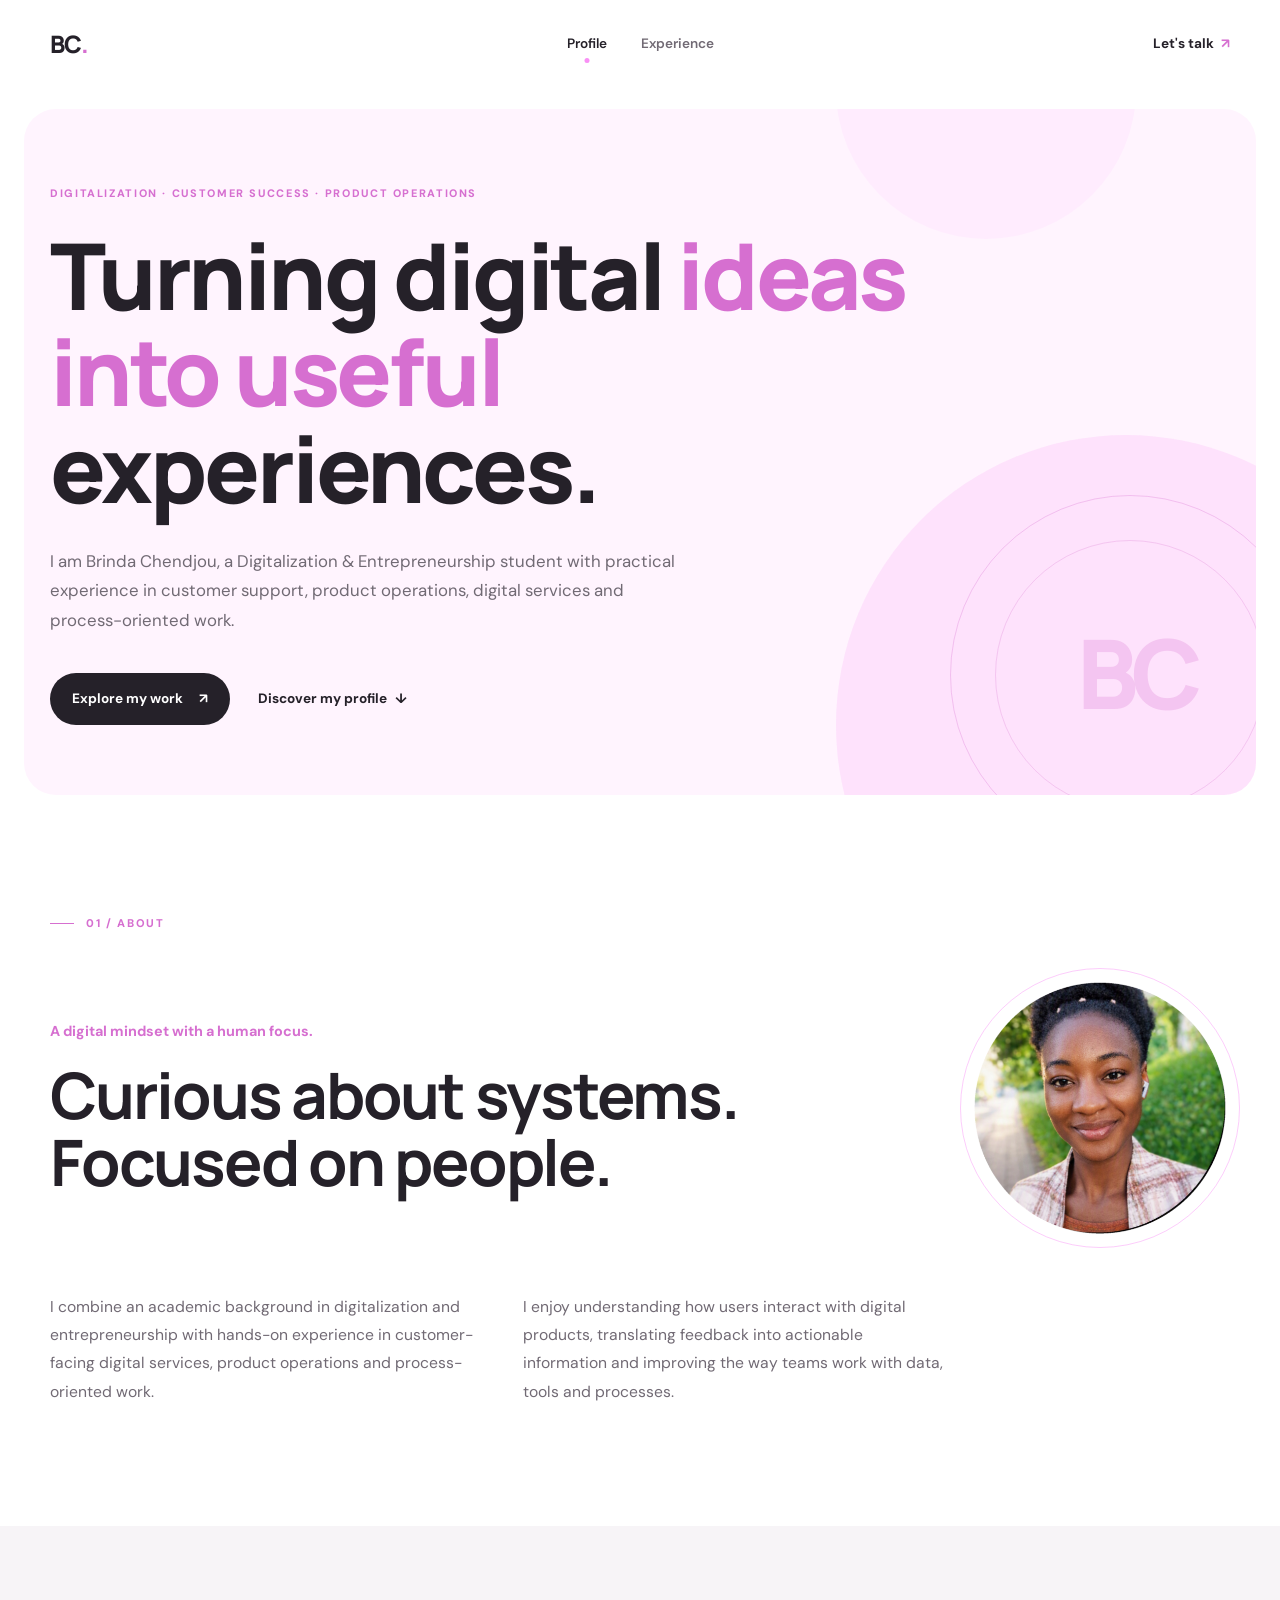
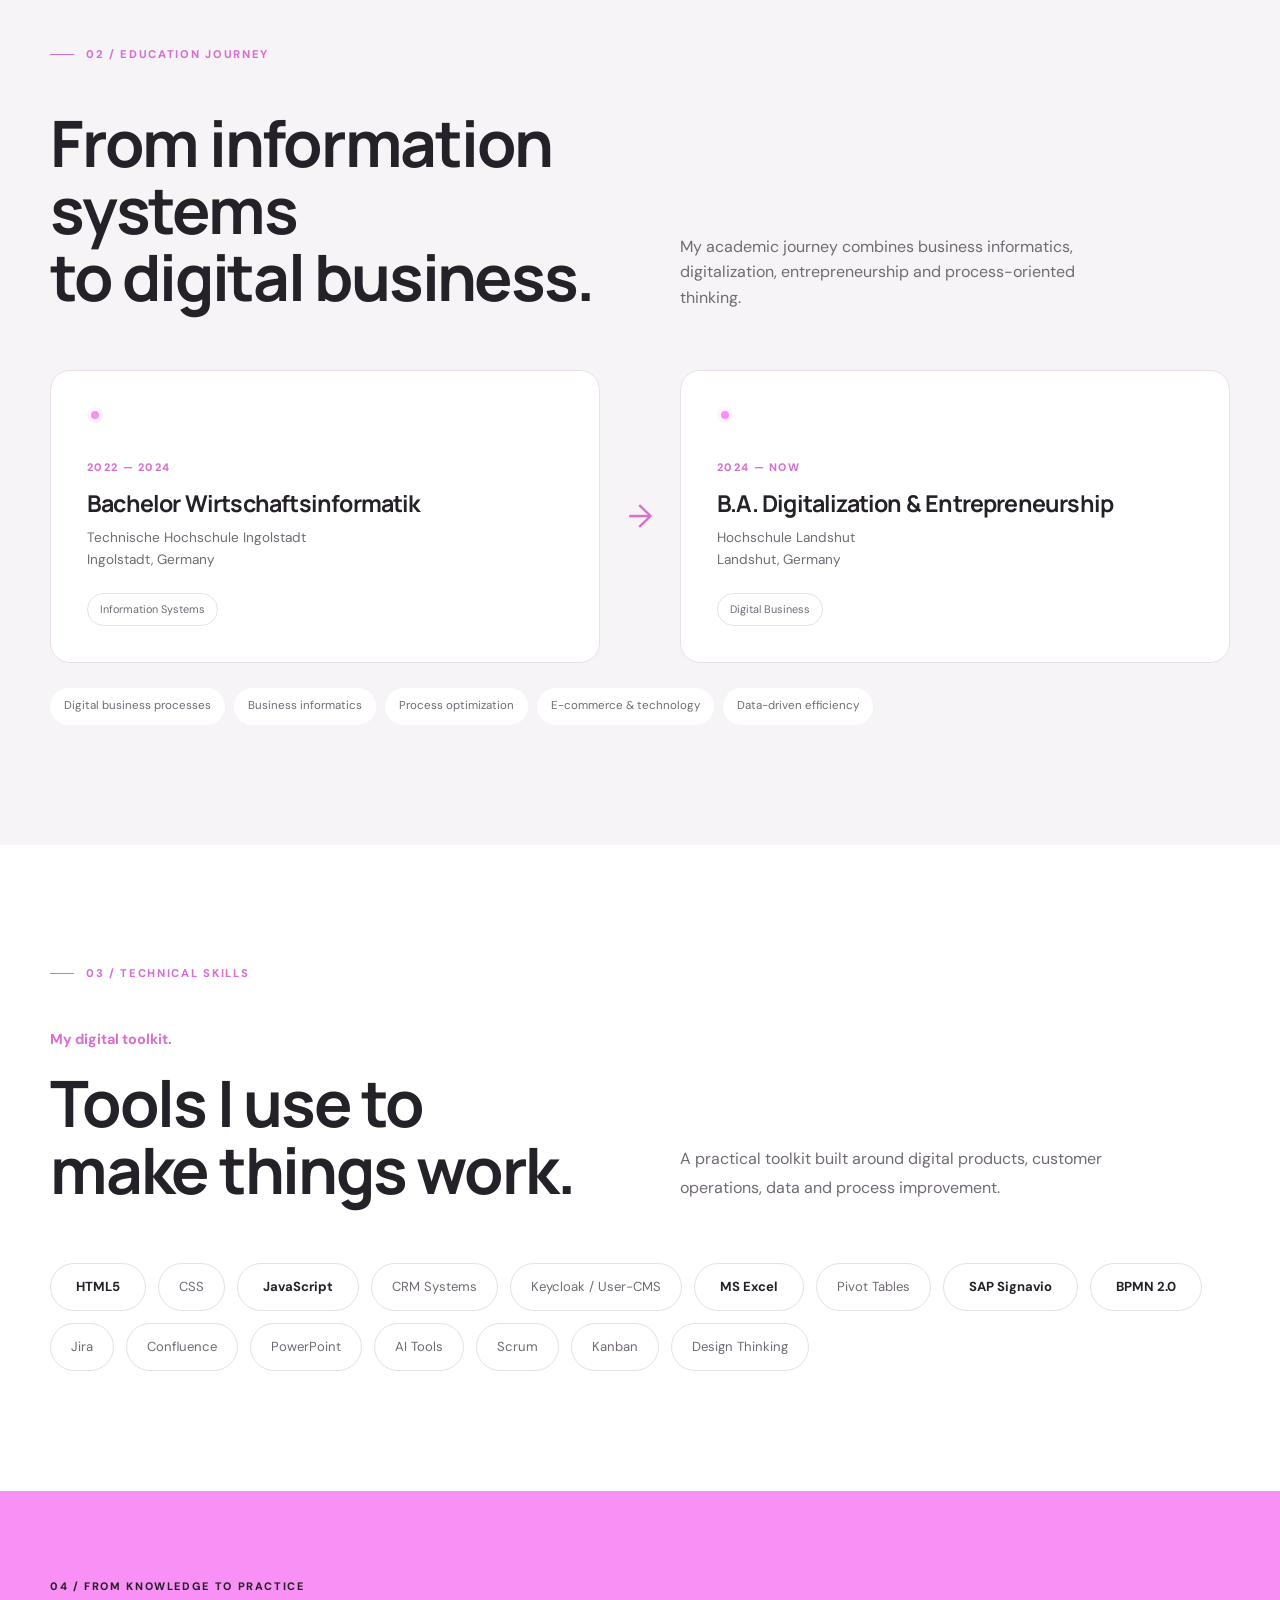
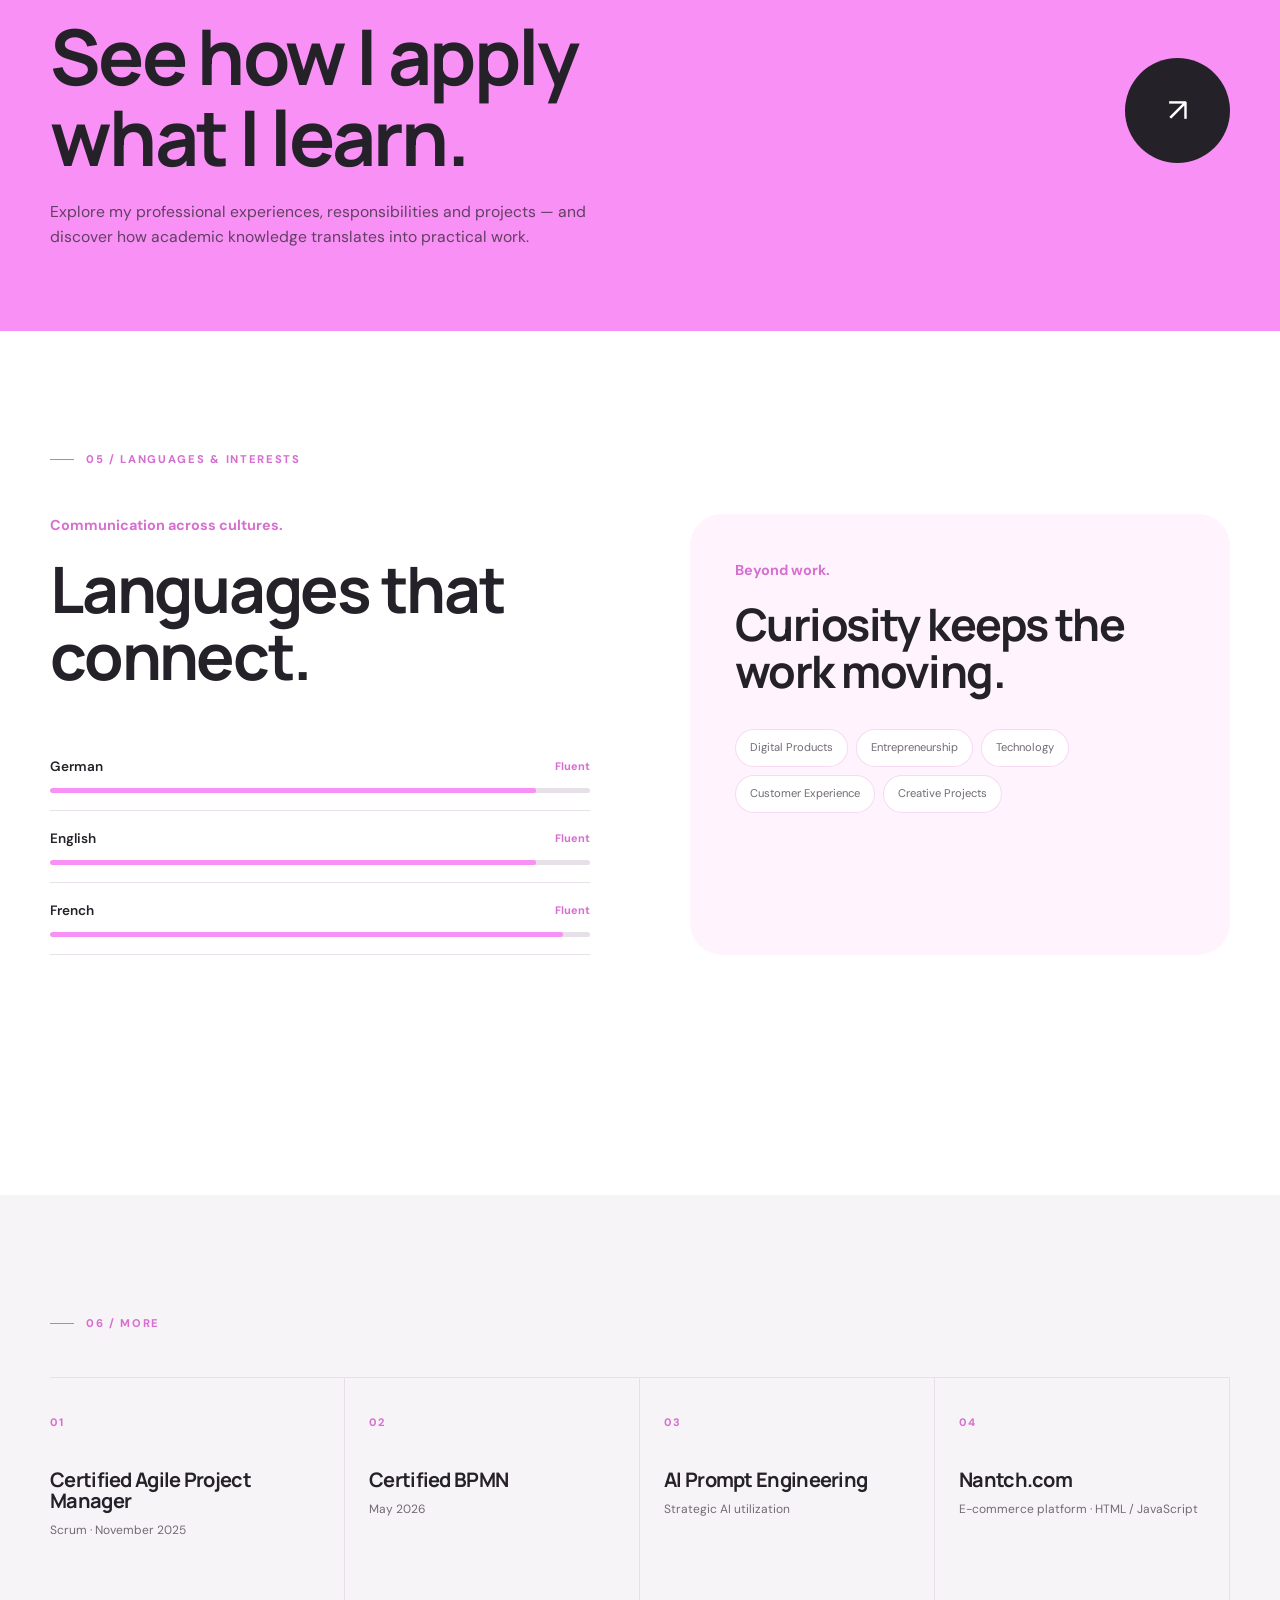
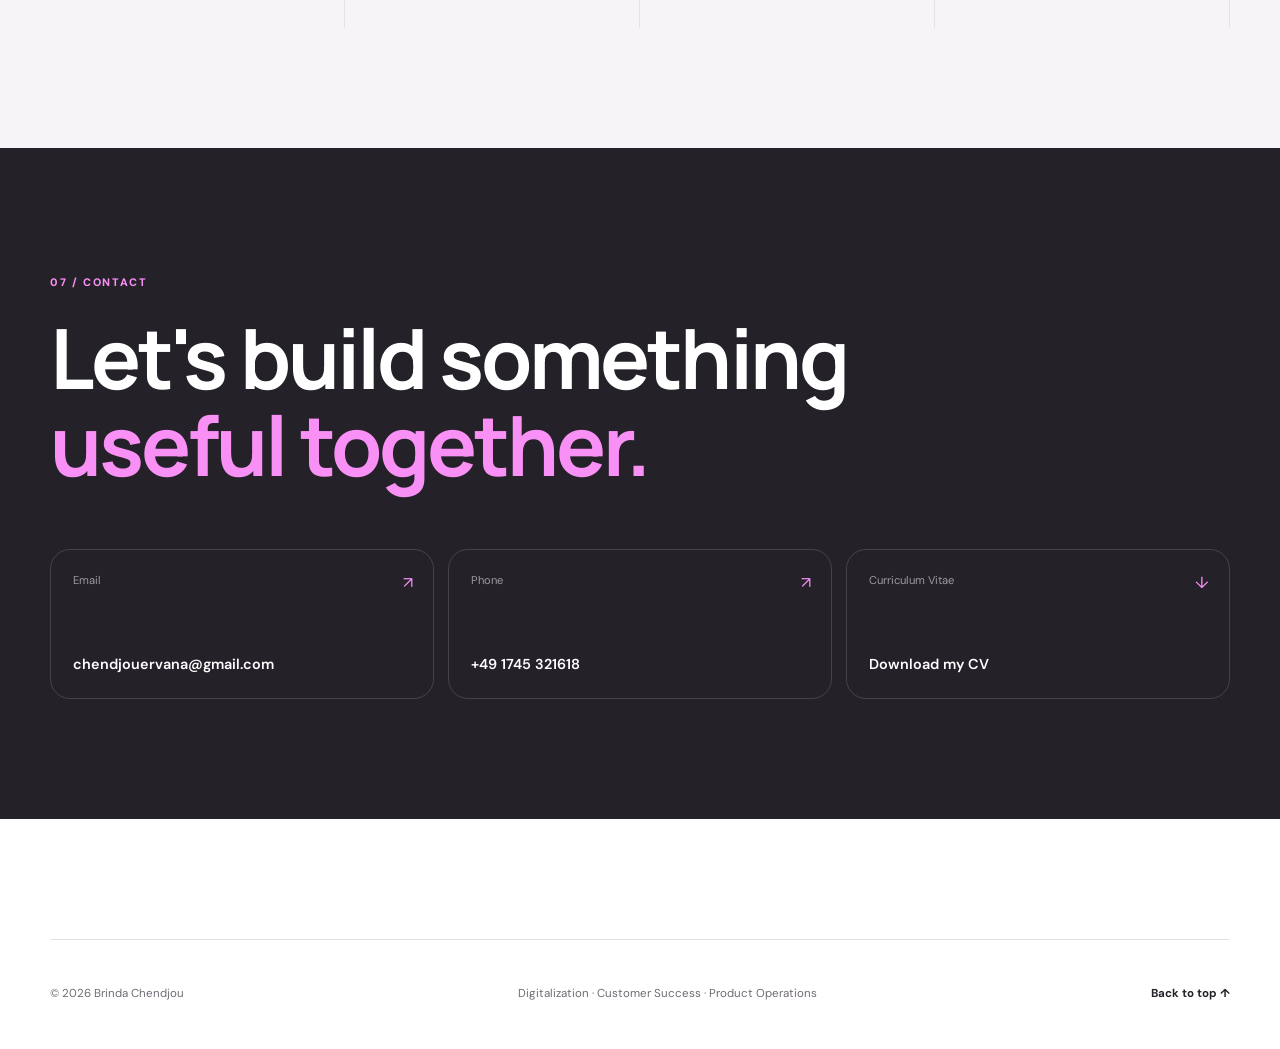
<file: index.html>
<!DOCTYPE html>
<html lang="en">
<head>
    <meta charset="UTF-8">
    <meta name="viewport" content="width=device-width, initial-scale=1.0">
    <meta name="description" content="Brinda Chendjou — Digitalization, Customer Success and Product Operations portfolio.">
    <meta name="keywords" content="Brinda Chendjou, Digitalization, Customer Success, Product Operations, Business Informatics, Portfolio">
    <meta name="author" content="Brinda Chendjou">
    <title>Brinda Chendjou | Digitalization & Customer Success</title>

    <!-- Google Fonts -->
    <link rel="preconnect" href="https://fonts.googleapis.com">
    <link rel="preconnect" href="https://fonts.gstatic.com" crossorigin>
    <link
        href="https://fonts.googleapis.com/css2?family=DM+Sans:wght@400;500;600;700&family=Manrope:wght@500;600;700;800&display=swap"
        rel="stylesheet"
    >

    <!-- Main CSS -->
    <link rel="stylesheet" href="css/main.css">

    <!-- Profile Page CSS -->
    <link rel="stylesheet" href="css/profile.css">
</head>

<body>

    <!-- =====================================================
         HEADER / NAVIGATION
    ====================================================== -->

    <header class="site-header">

        <div class="container header-container">

            <!-- Logo -->
            <a href="index.html" class="logo" aria-label="Brinda Chendjou Home">
                BC<span>.</span>
            </a>

            <!-- Main Navigation -->
            <nav class="main-navigation" aria-label="Main navigation">

                <a href="index.html" class="nav-link active">
                    Profile
                </a>

                <a href="experience.html" class="nav-link">
                    Experience
                </a>

            </nav>

            <!-- Contact shortcut -->
            <a href="#contact" class="header-contact">
                Let's talk
                <span aria-hidden="true">↗</span>
            </a>

        </div>

    </header>


    <main>

        <!-- =================================================
             HERO SECTION
        ================================================== -->

        <section class="hero-section">

            <div class="container hero-container">

                <div class="hero-content">

                    <p class="eyebrow">
                        DIGITALIZATION · CUSTOMER SUCCESS · PRODUCT OPERATIONS
                    </p>

                    <h1>
                        Turning digital
                        <span>ideas into useful</span>
                        experiences.
                    </h1>

                    <p class="hero-description">
                        I am Brinda Chendjou, a Digitalization & Entrepreneurship
                        student with practical experience in customer support,
                        product operations, digital services and process-oriented work.
                    </p>

                    <div class="hero-actions">

                        <a href="experience.html" class="button button-primary">
                            Explore my work
                            <span aria-hidden="true">↗</span>
                        </a>

                        <a href="#about" class="text-link">
                            Discover my profile
                            <span aria-hidden="true">↓</span>
                        </a>

                    </div>

                </div>

                <!-- Decorative visual -->
                <div class="hero-decoration" aria-hidden="true">

                    <div class="hero-circle hero-circle-one"></div>
                    <div class="hero-circle hero-circle-two"></div>

                    <div class="hero-initials">
                        BC
                    </div>

                </div>

            </div>

        </section>


        <!-- =================================================
             ABOUT SECTION
        ================================================== -->

        <section id="about" class="section about-section">

            <div class="container">

                <div class="section-label">
                    01 / ABOUT
                </div>

                <div class="about-grid">

                    <!-- Introduction -->
                    <div class="about-heading">

                        <p class="section-kicker">
                            A digital mindset with a human focus.
                        </p>

                        <h2>
                            Curious about systems.
                            <br>
                            Focused on people.
                        </h2>

                    </div>


                    <!-- Profile Image -->
                    <div class="profile-image-wrapper">

                        <img
                            src="assets/images/profile.png"
                            alt="Portrait of Brinda Chendjou"
                            class="profile-image"
                        >

                    </div>


                    <!-- Description -->
                    <div class="about-description">

                        <p>
                            I combine an academic background in digitalization
                            and entrepreneurship with hands-on experience in
                            customer-facing digital services, product operations
                            and process-oriented work.
                        </p>

                        <p>
                            I enjoy understanding how users interact with
                            digital products, translating feedback into
                            actionable information and improving the way teams
                            work with data, tools and processes.
                        </p>

                    </div>

                </div>

            </div>

        </section>


        <!-- =================================================
             EDUCATION JOURNEY
        ================================================== -->

        <section class="section education-section">

            <div class="container">

                <div class="section-label">
                    02 / EDUCATION JOURNEY
                </div>

                <div class="education-introduction">

                    <h2>
                        From information systems
                        <br>
                        to digital business.
                    </h2>

                    <p>
                        My academic journey combines business informatics,
                        digitalization, entrepreneurship and process-oriented
                        thinking.
                    </p>

                </div>


                <!-- Education timeline -->

                <div class="education-timeline">

                    <!-- Education 01 -->
                    <article class="education-item">
                        <div class="education-marker">
                            <span></span>
                        </div>
                        <div class="education-content">
                            <span class="education-date">
                                2022 — 2024
                            </span>

                            <h3>
                                Bachelor Wirtschaftsinformatik
                            </h3>

                            <p class="education-institution">
                                Technische Hochschule Ingolstadt
                                <br>
                                Ingolstadt, Germany
                            </p>

                            <div class="education-tag">
                                Information Systems
                            </div>

                        </div>

                    </article>


                    <!-- Connecting arrow -->

                    <div class="education-connector" aria-hidden="true">
                        →
                    </div>


                    <!-- Education 02 -->

                    <article class="education-item">

                        <div class="education-marker">
                            <span></span>
                        </div>

                        <div class="education-content">

                            <span class="education-date">
                                2024 — NOW
                            </span>

                            <h3>
                                B.A. Digitalization & Entrepreneurship
                            </h3>

                            <p class="education-institution">
                                Hochschule Landshut
                                <br>
                                Landshut, Germany
                            </p>

                            <div class="education-tag">
                                Digital Business
                            </div>

                        </div>

                    </article>

                </div>


                <!-- Areas of focus -->

                <div class="education-focus">

                    <span>
                        Digital business processes
                    </span>

                    <span>
                        Business informatics
                    </span>

                    <span>
                        Process optimization
                    </span>

                    <span>
                        E-commerce & technology
                    </span>

                    <span>
                        Data-driven efficiency
                    </span>

                </div>

            </div>

        </section>


        <!-- =================================================
             TECHNICAL SKILLS
        ================================================== -->

        <section class="section skills-section">

            <div class="container">

                <div class="section-label">
                    03 / TECHNICAL SKILLS
                </div>

                <div class="skills-header">

                    <div>

                        <p class="section-kicker">
                            My digital toolkit.
                        </p>

                        <h2>
                            Tools I use to
                            <br>
                            make things work.
                        </h2>

                    </div>

                    <p class="skills-description">
                        A practical toolkit built around digital products,
                        customer operations, data and process improvement.
                    </p>

                </div>


                <!-- Skills bubbles -->

                <div class="skills-cloud">

                    <span class="skill skill-large">
                        HTML5
                    </span>

                    <span class="skill">
                        CSS
                    </span>

                    <span class="skill skill-large">
                        JavaScript
                    </span>

                    <span class="skill">
                        CRM Systems
                    </span>

                    <span class="skill">
                        Keycloak / User-CMS
                    </span>

                    <span class="skill skill-large">
                        MS Excel
                    </span>

                    <span class="skill">
                        Pivot Tables
                    </span>

                    <span class="skill skill-large">
                        SAP Signavio
                    </span>

                    <span class="skill skill-large">
                        BPMN 2.0
                    </span>

                    <span class="skill">
                        Jira
                    </span>

                    <span class="skill">
                        Confluence
                    </span>

                    <span class="skill">
                        PowerPoint
                    </span>

                    <span class="skill">
                        AI Tools
                    </span>

                    <span class="skill">
                        Scrum
                    </span>

                    <span class="skill">
                        Kanban
                    </span>

                    <span class="skill">
                        Design Thinking
                    </span>

                </div>

            </div>

        </section>


        <!-- =================================================
             FROM KNOWLEDGE TO PRACTICE
        ================================================== -->

        <section class="practice-banner">

            <div class="container practice-container">

                <div class="practice-content">

                    <p class="eyebrow">
                        04 / FROM KNOWLEDGE TO PRACTICE
                    </p>

                    <h2>
                        See how I apply
                        <br>
                        what I learn.
                    </h2>

                    <p>
                        Explore my professional experiences,
                        responsibilities and projects — and discover
                        how academic knowledge translates into practical work.
                    </p>

                </div>

                <a
                    href="experience.html"
                    class="practice-button"
                    aria-label="Explore professional experience"
                >
                    <span aria-hidden="true">↗</span>
                </a>

            </div>

        </section>


        <!-- =================================================
             LANGUAGES & INTERESTS
        ================================================== -->

        <section class="section languages-section">

            <div class="container">

                <div class="section-label">
                    05 / LANGUAGES & INTERESTS
                </div>

                <div class="two-column-section">


                    <!-- Languages -->

                    <div class="languages-column">

                        <p class="section-kicker">
                            Communication across cultures.
                        </p>

                        <h2>
                            Languages that
                            <br>
                            connect.
                        </h2>


                        <div class="language-list">

                            <!-- German -->

                            <div class="language-item">

                                <div class="language-header">

                                    <span>
                                        German
                                    </span>

                                    <strong>
                                        Fluent
                                    </strong>

                                </div>

                                <div class="language-bar">
                                    <span
                                        class="language-progress"
                                        data-level="90"
                                    ></span>
                                </div>

                            </div>


                            <!-- English -->

                            <div class="language-item">

                                <div class="language-header">

                                    <span>
                                        English
                                    </span>

                                    <strong>
                                        Fluent
                                    </strong>

                                </div>

                                <div class="language-bar">
                                    <span
                                        class="language-progress"
                                        data-level="90"
                                    ></span>
                                </div>

                            </div>


                            <!-- French -->

                            <div class="language-item">

                                <div class="language-header">

                                    <span>
                                        French
                                    </span>

                                    <strong>
                                        Fluent
                                    </strong>

                                </div>

                                <div class="language-bar">
                                    <span
                                        class="language-progress"
                                        data-level="95"
                                    ></span>
                                </div>

                            </div>

                        </div>

                    </div>


                    <!-- Interests -->

                    <aside class="interests-column">

                        <p class="section-kicker">
                            Beyond work.
                        </p>

                        <h3>
                            Curiosity keeps
                            the work moving.
                        </h3>

                        <div class="interest-tags">

                            <span>
                                Digital Products
                            </span>

                            <span>
                                Entrepreneurship
                            </span>

                            <span>
                                Technology
                            </span>

                            <span>
                                Customer Experience
                            </span>

                            <span>
                                Creative Projects
                            </span>

                        </div>

                    </aside>

                </div>

            </div>

        </section>

<section id="about" class="section about-section reveal">
        <!-- =================================================
             MORE / CERTIFICATIONS / PROJECTS
        ================================================== -->

        <section class="section more-section">

            <div class="container">

                <div class="section-label">
                    06 / MORE
                </div>

                <div class="more-grid">

                    <!-- Certification -->

                    <article class="more-card">

                        <span class="more-number">
                            01
                        </span>

                        <h3>
                            Certified Agile Project Manager
                        </h3>

                        <p>
                            Scrum · November 2025
                        </p>

                    </article>


                    <!-- BPMN -->

                    <article class="more-card">

                        <span class="more-number">
                            02
                        </span>

                        <h3>
                            Certified BPMN
                        </h3>

                        <p>
                            May 2026
                        </p>

                    </article>


                    <!-- AI -->

                    <article class="more-card">

                        <span class="more-number">
                            03
                        </span>

                        <h3>
                            AI Prompt Engineering
                        </h3>

                        <p>
                            Strategic AI utilization
                        </p>

                    </article>


                    <!-- Nantch -->

                    <article class="more-card">

                        <span class="more-number">
                            04
                        </span>

                        <h3>
                            Nantch.com
                        </h3>

                        <p>
                            E-commerce platform · HTML / JavaScript
                        </p>

                    </article>

                </div>

            </div>

        </section>


        <!-- =================================================
             CONTACT
        ================================================== -->

        <section id="contact" class="contact-section">

            <div class="container contact-container">

                <p class="eyebrow">
                    07 / CONTACT
                </p>

                <h2>
                    Let's build something
                    <br>
                    <em>useful together.</em>
                </h2>


                <div class="contact-links">

                    <!-- Email -->

                    <a
                        href="mailto:chendjouervana@gmail.com"
                        class="contact-card"
                    >

                        <span>
                            Email
                        </span>

                        <strong>
                            chendjouervana@gmail.com
                        </strong>

                        <span class="contact-arrow">
                            ↗
                        </span>

                    </a>


                    <!-- Phone -->
                    <a
                        href="tel:+491745321618"
                        class="contact-card"
                    >
                        <span>Phone</span>
                        <strong>
                            +49 1745 321618
                        </strong>
                        <span class="contact-arrow">
                            ↗
                        </span>
                    </a>

                    <!-- CV -->
                    <a href="assets/documents/CV_Brinda_Chendjou.pdf"
                        class="contact-card"
                        download>
                        <span>Curriculum Vitae</span>
                        <strong>Download my CV</strong>
                        <span class="contact-arrow">
                            ↓
                        </span>
                    </a>
                </div>
            </div>
        </section>
    </main>
    <!-- =====================================================
         FOOTER
    ====================================================== -->

    <footer class="site-footer">
        <div class="container footer-container">
            <span>© 2026 Brinda Chendjou</span>
            <span>Digitalization · Customer Success · Product Operations</span>
            <a href="#">Back to top ↑</a>
        </div>
    </footer>
    <!-- =====================================================
         JAVASCRIPT
    ====================================================== -->

    <script src="js/main.js"></script>
    <script src="js/animations.js"></script>

</body>
</html>
</file>
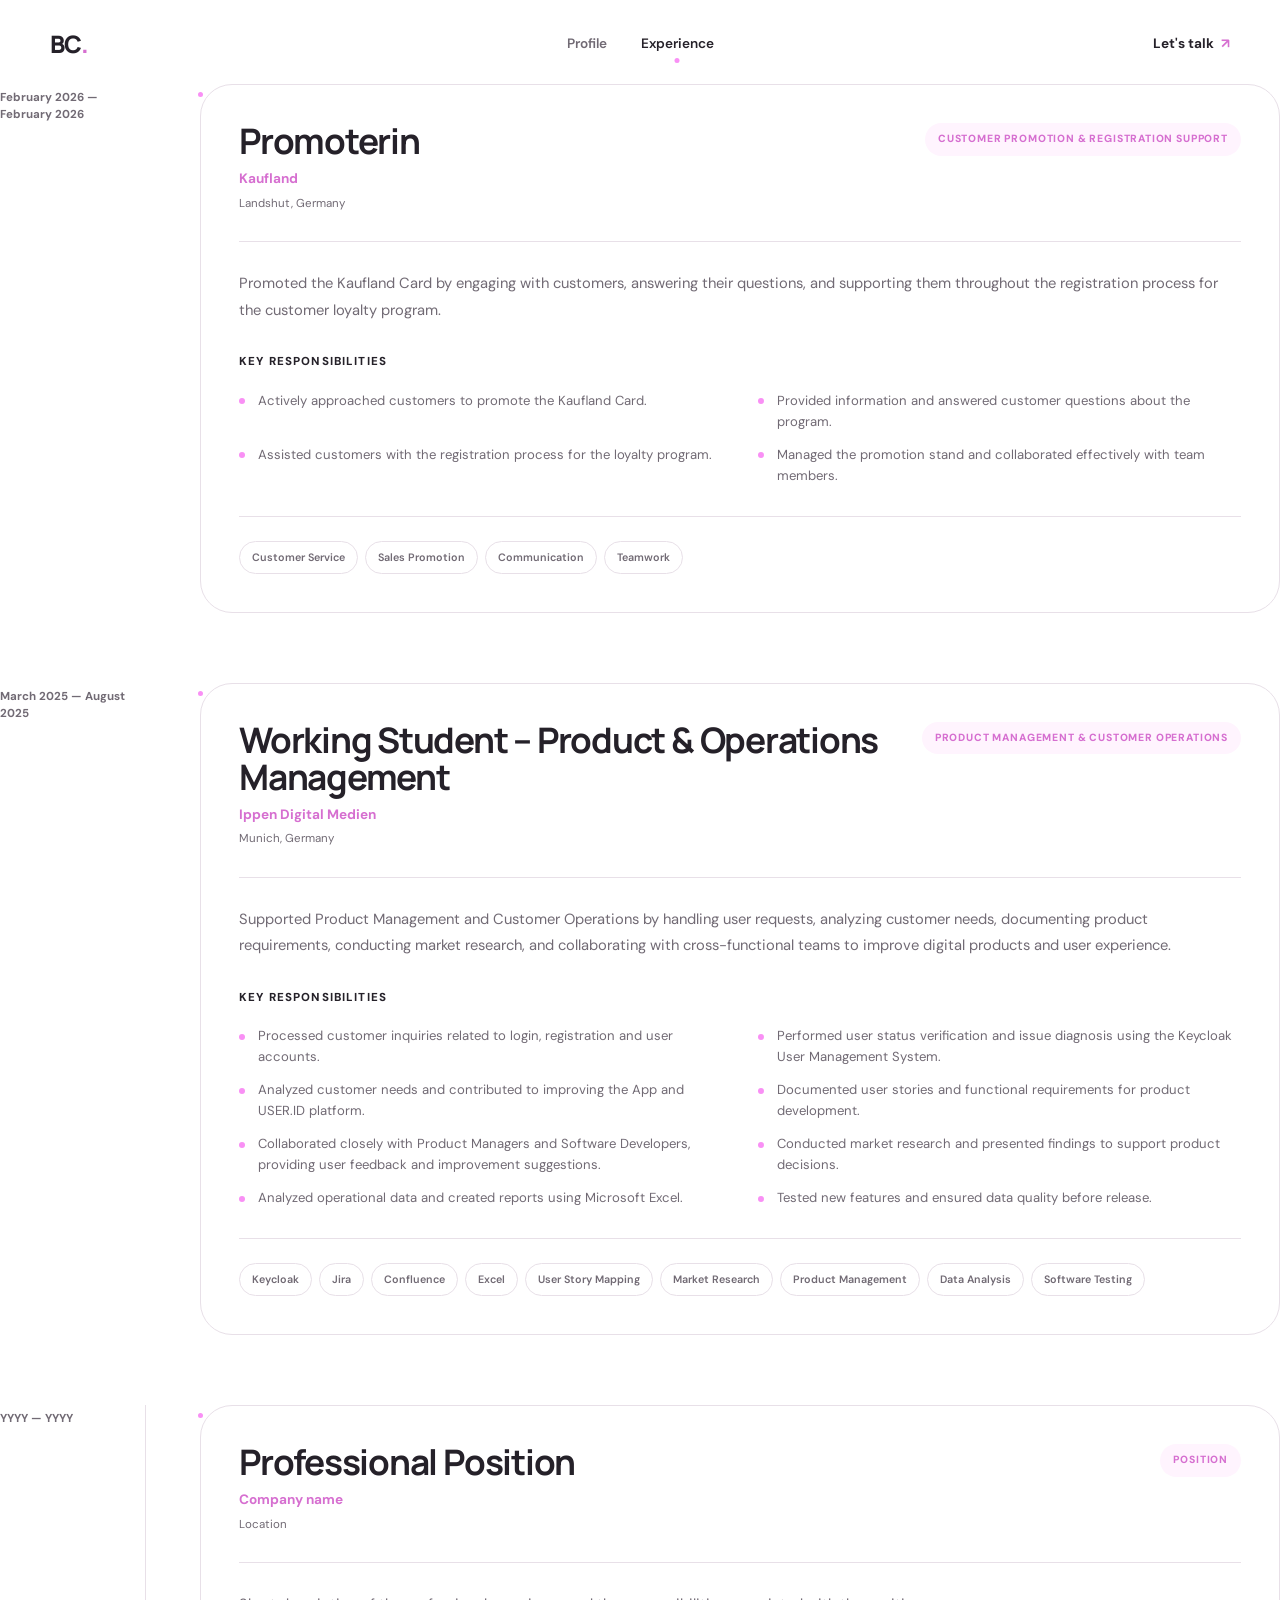
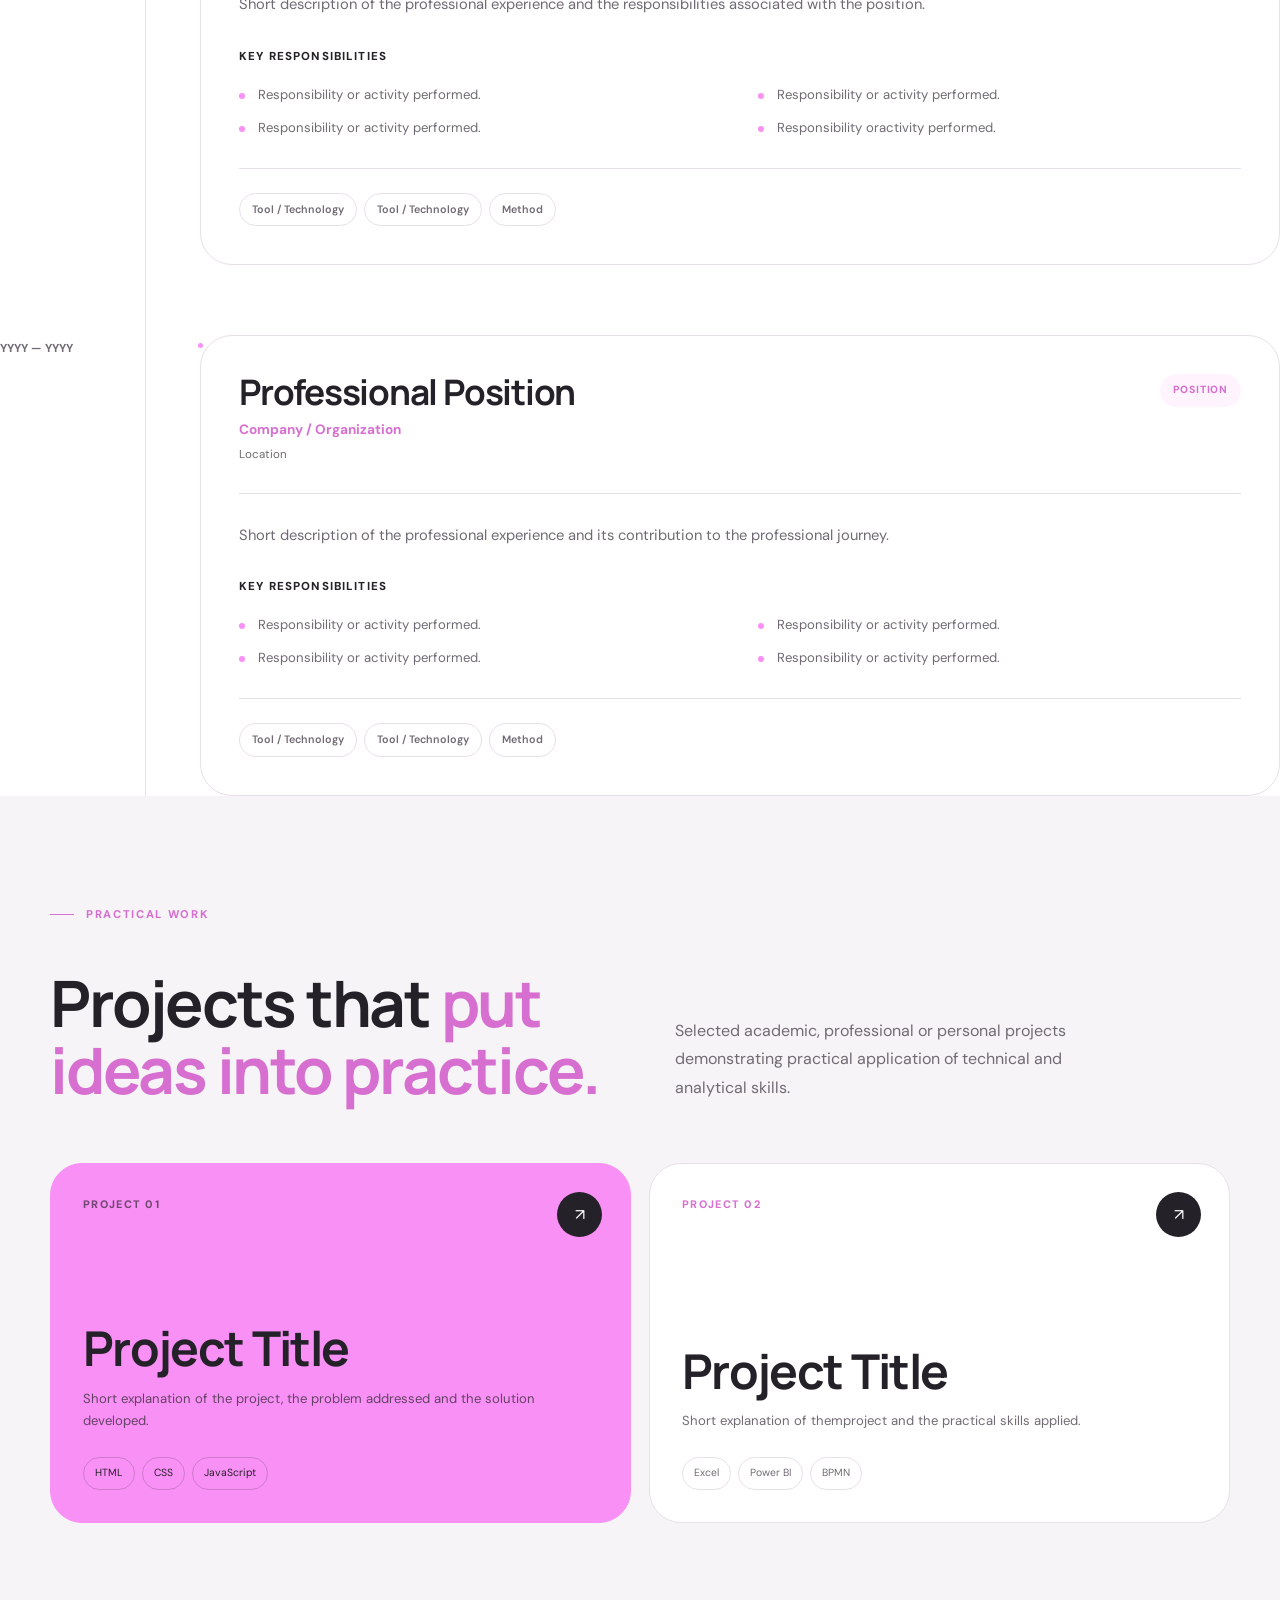
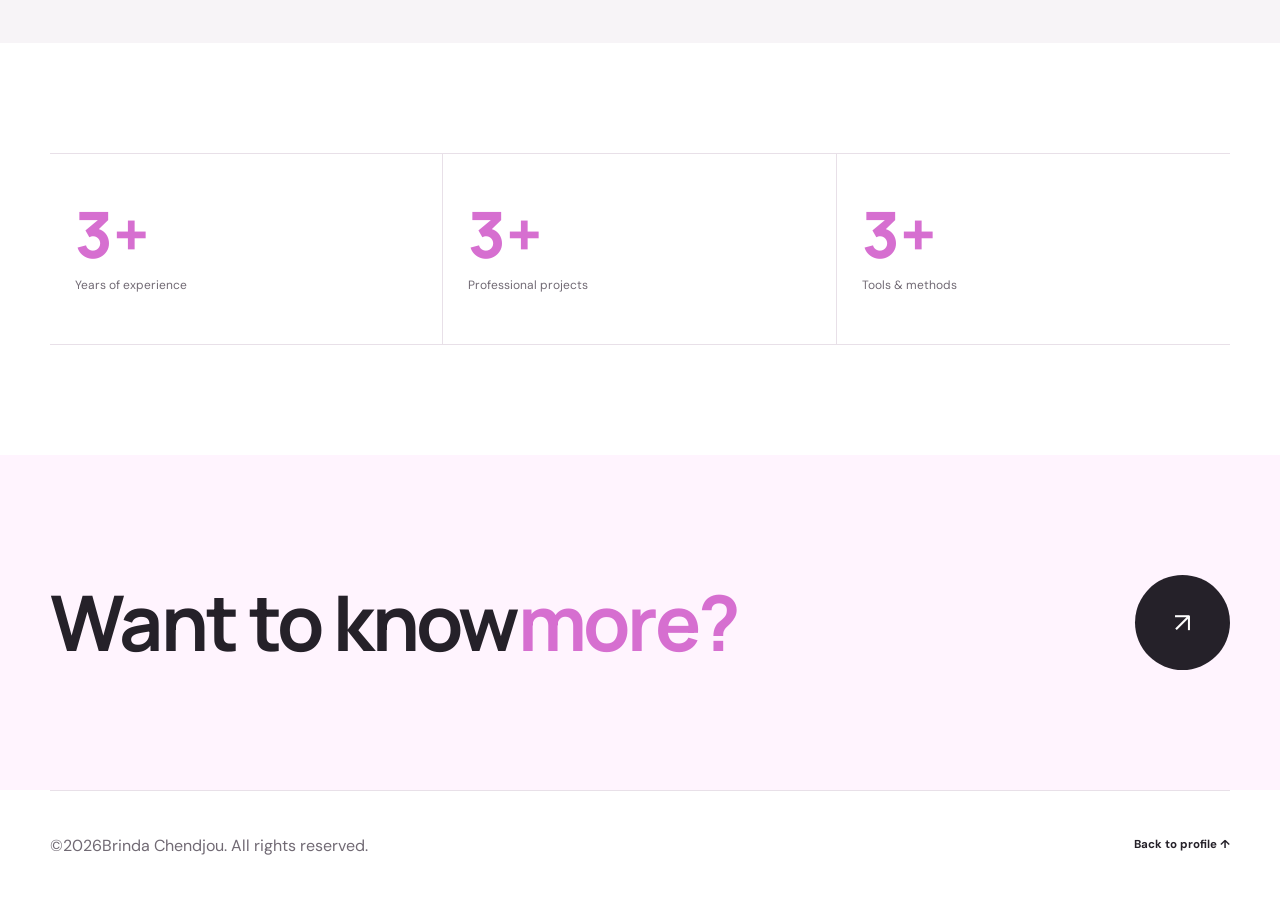
<file: experience.html>
<!DOCTYPE html>
<html lang="en">
<head>
    <meta charset="UTF-8">
    <meta name="viewport" content="width=device-width, initial-scale=1.0">
    <meta name="description" content="Professional experience, 
      projects and practical achievements.">
    <meta name="author" content="Brinda Chendjou">
    <title>Experience & Projects — Brinda Chendjou</title>

    <!-- Google Fonts -->
    <link rel="preconnect" href="https://fonts.googleapis.com">
    <link rel="preconnect" href="https://fonts.gstatic.com" crossorigin>
    <link
        href="https://fonts.googleapis.com/css2?family=DM+Sans:wght@400;500;600;700&family=Manrope:wght@500;600;700;800&display=swap"
        rel="stylesheet"
    >

    <!-- Main styles -->
    <link rel="stylesheet" href="css/main.css">

    <!-- Experience page styles -->
    <link rel="stylesheet" href="css/experience.css">
</head>
  
<body>


    <!-- =====================================================
         HEADER
    ====================================================== -->

    <header class="site-header">
        <div class="container header-container">
            <!-- Logo -->
            <a href="index.html" class="logo" aria-label="Brinda Chendjou home">BC
              <span>.</span>
            </a>

            <!-- Navigation -->
            <nav class="main-navigation" aria-label="Main navigation">
                <a href="index.html" class="nav-link">Profile</a>
                <a href="experience.html" class="nav-link active">Experience</a>
            </nav>

            <!-- Contact -->
            <a href="index.html#contact" class="header-contact">Let's talk
                <span>↗</span>
            </a>
        </div>
    </header>
    <main>
        <!-- =================================================
             01. EXPERIENCE HERO
        ================================================== -->

       <!-- EXPERIENCE 01 -->
<article class="experience-item reveal">
    <div class="experience-date">
        <span>February 2026 — February 2026</span>
    </div>

    <div class="experience-card">
        <div class="experience-card-header">
            <div>
                <h3 class="experience-role">Promoterin</h3>
                <p class="experience-company">Kaufland</p>
                <p class="experience-location">Landshut, Germany</p>
            </div>
            <span class="experience-type">Customer Promotion & Registration Support</span>
        </div>

        <p class="experience-description">
            Promoted the Kaufland Card by engaging with customers, answering their
            questions, and supporting them throughout the registration process for
            the customer loyalty program.
        </p>

        <div class="responsibilities">
            <p class="responsibilities-title">Key Responsibilities</p>

            <ul class="responsibility-list">
                <li>Actively approached customers to promote the Kaufland Card.</li>
                <li>Provided information and answered customer questions about the program.</li>
                <li>Assisted customers with the registration process for the loyalty program.</li>
                <li>Managed the promotion stand and collaborated effectively with team members.</li>
            </ul>
        </div>

        <div class="experience-tools">
            <span>Customer Service</span>
            <span>Sales Promotion</span>
            <span>Communication</span>
            <span>Teamwork</span>
        </div>
    </div>
</article>

        <!-- EXPERIENCE 02 -->
<article class="experience-item reveal">
    <div class="experience-date">
        <span>March 2025 — August 2025</span>
    </div>

    <div class="experience-card">
        <div class="experience-card-header">
            <div>
                <h3 class="experience-role">Working Student – Product & Operations Management</h3>
                <p class="experience-company">Ippen Digital Medien</p>
                <p class="experience-location">Munich, Germany</p>
            </div>
            <span class="experience-type">Product Management & Customer Operations</span>
        </div>

        <p class="experience-description">
            Supported Product Management and Customer Operations by handling user
            requests, analyzing customer needs, documenting product requirements,
            conducting market research, and collaborating with cross-functional teams
            to improve digital products and user experience.
        </p>

        <div class="responsibilities">
            <p class="responsibilities-title">Key Responsibilities</p>

            <ul class="responsibility-list">
                <li>Processed customer inquiries related to login, registration and user accounts.</li>
                <li>Performed user status verification and issue diagnosis using the Keycloak User Management System.</li>
                <li>Analyzed customer needs and contributed to improving the App and USER.ID platform.</li>
                <li>Documented user stories and functional requirements for product development.</li>
                <li>Collaborated closely with Product Managers and Software Developers, providing user feedback and improvement suggestions.</li>
                <li>Conducted market research and presented findings to support product decisions.</li>
                <li>Analyzed operational data and created reports using Microsoft Excel.</li>
                <li>Tested new features and ensured data quality before release.</li>
            </ul>
        </div>

        <div class="experience-tools">
            <span>Keycloak</span>
            <span>Jira</span>
            <span>Confluence</span>
            <span>Excel</span>
            <span>User Story Mapping</span>
            <span>Market Research</span>
            <span>Product Management</span>
            <span>Data Analysis</span>
            <span>Software Testing</span>
        </div>
    </div>
</article>
                <!-- =========================================
                     EXPERIENCE TIMELINE
                ========================================== -->
                <div class="experience-timeline">

                    <!-- EXPERIENCE 02 -->
                    <article class="experience-item reveal">
                        <div class="experience-date">
                            <span>YYYY — YYYY</span>
                        </div>

                        <div class="experience-card">
                          
                            <div class="experience-card-header">
                                <div>
                                    <h3 class="experience-role">Professional Position
                                    </h3>
                                    <p class="experience-company">Company name</p>
                                    <p class="experience-location">Location</p>
                                </div>
                                <span class="experience-type">Position</span>
                            </div>

                            <p class="experience-description">Short description 
                              of the professional experience and the responsibilities 
                              associated with the position.
                            </p>

                            <div class="responsibilities">
                                <p class="responsibilities-title">Key responsibilities
                                </p>
                                 <ul class="responsibility-list">
                                    <li>Responsibility or activity performed.</li>
                                    <li>Responsibility or activity performed.</li>
                                    <li>Responsibility or activity performed.</li>
                                    <li>Responsibility oractivity performed.</li>
                                 </ul>
                            </div>

                            <div class="experience-tools">
                                <span>Tool / Technology</span>
                                <span>Tool / Technology</span>
                                <span>Method</span>
                            </div>

                        </div>

                    </article>



                    <!-- EXPERIENCE 03 -->

                    <article class="experience-item reveal">
                        <div class="experience-date">
                            <span>YYYY — YYYY</span>
                        </div>

                        <div class="experience-card">
                            <div class="experience-card-header">
                                <div>
                                    <h3 class="experience-role">Professional Position
                                    </h3>

                                    <p class="experience-company">
                                      Company / Organization
                                    </p>

                                    <p class="experience-location">Location
                                    </p>
                                </div>

                                <span class="experience-type">Position</span>

                            </div>

                            <p class="experience-description">
                                Short description of the professional experience and
                                its contribution to the professional journey.
                            </p>

                            <div class="responsibilities">
                                <p class="responsibilities-title">
                                  Key responsibilities
                                </p>

                                <ul class="responsibility-list">
                                    <li>Responsibility or activity performed.</li>
                                    <li>Responsibility or activity performed.</li>
                                    <li>Responsibility or activity performed.</li>
                                    <li>Responsibility or activity performed.</li>
                                </ul>

                            </div>

                            <div class="experience-tools">
                                <span>Tool / Technology</span>
                                <span>Tool / Technology</span>
                                <span>Method</span>
                            </div>
                        </div>
                    </article>
                </div>
            </div>

        </section>

        <!-- =================================================
             03. FEATURED PROJECTS
        ================================================== -->

        <section class="projects-section" id="projects">
            <div class="container">
                <div class="projects-header">
                    <div>
                        <span class="section-label">PRACTICAL WORK</span>
                        <h2>Projects that
                            <span class="highlight">put ideas into practice.</span>
                        </h2>
                    </div>
                  <p>Selected academic, professional or personal projects 
                    demonstrating practical application of technical and 
                    analytical skills.</p>
                </div>

                <div class="projects-grid">

                    <!-- PROJECT 01 -->
                    <article class="project-card project-card-featured reveal">
                        <span class="project-number">PROJECT 01</span>
                        <a href="#" class="project-link" aria-label="View project">
                            ↗
                        </a>

                        <div>
                            <h3>Project Title</h3>

                            <p>Short explanation of the project, the problem addressed
                                and the solution developed.
                            </p>

                            <div class="project-tags">
                                <span>HTML</span>
                                <span>CSS</span>
                                <span>JavaScript</span>
                            </div>
                        </div>
                    </article>

                    <!-- PROJECT 02 -->
                    <article class="project-card reveal">
                        <span class="project-number">PROJECT 02</span>
                        <a href="#" class="project-link" aria-label="View project">
                          ↗</a>

                      <div>
                            <h3>Project Title</h3>
                            <p>Short explanation of themproject and the practical
                              skills applied.
                            </p>

                            <div class="project-tags">
                                <span>Excel</span>
                                <span>Power BI</span>
                                <span>BPMN</span>
                            </div>
                          
                        </div>
                    </article>
                </div>
            </div>
          
        </section>

        <!-- =================================================
             04. EXPERIENCE SUMMARY
        ================================================== -->

        <section class="experience-summary">
            <div class="container">
                <div class="summary-grid">
                    <div class="summary-item reveal">
                       <span class="summary-value" data-count="3">0+</span>
                        <span class="summary-label">Years of experience</span>
                    </div>

                    <div class="summary-item reveal">
                        <span class="summary-value" data-count="3">0+</span>
                        <span class="summary-label">Professional projects</span>
                    </div>

                    <div class="summary-item reveal">
                        <span class="summary-value" data-count="3">0+</span>
                        <span class="summary-label">Tools & methods</span>
                    </div>
                </div>
            </div>
        </section>

        <!-- =================================================
             05. CTA
        ================================================== -->

        <section class="experience-cta">
            <div class="container experience-cta-container">
                <h2>Want to know<span>more?</span>
                </h2>
                <a href="index.html#contact"
                    class="experience-cta-button"
                    aria-label="Go to contact section"
                >
                    ↗
                </a>
            </div>
        </section>
      
    </main>

    <!-- =====================================================
         FOOTER
    ====================================================== -->

    <footer class="site-footer">
        <div class="container footer-container">
            <p>©<span data-current-year>2026</span>Brinda Chendjou. All rights reserved.
            </p>
            <a href="index.html">
                Back to profile
                ↑
            </a>
        </div>
    </footer>

    <!-- =====================================================
         JAVASCRIPT
    ====================================================== -->

    <script src="js/main.js"></script>
    <script src="js/animations.js"></script>
    <script src="js/experience.js"></script>

</body>
</html>
</file>
<file: css/main.css>
/* =========================================================
   BRINDA CHENDJOU — PORTFOLIO
   MAIN STYLESHEET
   Global styles shared by all pages
========================================================= */


/* =========================================================
   01. DESIGN TOKENS
========================================================= */

:root {

    /* ---------- Brand colors ---------- */

    --color-primary: #F990F5;
    --color-primary-dark: #D66FD0;
    --color-primary-light: #FFF4FE;

    /* ---------- Neutral colors ---------- */

    --color-background: #FFFFFF;
    --color-surface: #F7F4F7;

    --color-text: #252129;
    --color-text-secondary: #716A74;

    --color-border: #E8E0E8;

    --color-white: #FFFFFF;
    --color-black: #000000;


    /* ---------- Typography ---------- */

    --font-heading: "Manrope", sans-serif;
    --font-body: "DM Sans", sans-serif;


    /* ---------- Layout ---------- */

    --container-width: 1180px;

    --container-padding: 24px;


    /* ---------- Borders ---------- */

    --border-radius-small: 12px;
    --border-radius-medium: 20px;
    --border-radius-large: 32px;
    --border-radius-pill: 999px;


    /* ---------- Shadows ---------- */

    --shadow-soft:
        0 15px 45px rgba(37, 33, 41, 0.07);

    --shadow-hover:
        0 20px 55px rgba(37, 33, 41, 0.12);


    /* ---------- Transitions ---------- */

    --transition-fast:
        0.2s ease;

    --transition-medium:
        0.35s ease;

    --transition-slow:
        0.6s cubic-bezier(.2, .8, .2, 1);

}


/* =========================================================
   02. RESET
========================================================= */

*,
*::before,
*::after {
    box-sizing: border-box;
    margin: 0;
    padding: 0;
}


html {
    scroll-behavior: smooth;
}


body {

    font-family: var(--font-body);

    background-color: var(--color-background);

    color: var(--color-text);

    line-height: 1.6;

    min-height: 100vh;

    overflow-x: hidden;

}


img {
    display: block;
    max-width: 100%;
}


button,
input,
textarea,
select {
    font: inherit;
}


button {
    border: none;
    cursor: pointer;
}


a {
    color: inherit;
    text-decoration: none;
}


ul,
ol {
    list-style: none;
}


/* =========================================================
   03. TYPOGRAPHY
========================================================= */

h1,
h2,
h3,
h4,
h5,
h6 {

    font-family: var(--font-heading);

    line-height: 1.05;

    letter-spacing: -0.035em;

    font-weight: 700;

}


h1 {
    font-size: clamp(3.5rem, 7vw, 6rem);
}


h2 {
    font-size: clamp(2.5rem, 5vw, 4rem);
}


h3 {
    font-size: clamp(1.5rem, 3vw, 2rem);
}


p {
    font-size: 1rem;
}


/* =========================================================
   04. GLOBAL CONTAINER
========================================================= */

.container {

    width: min(
        var(--container-width),
        calc(100% - (var(--container-padding) * 2))
    );

    margin-left: auto;
    margin-right: auto;

}


/* =========================================================
   05. SECTION UTILITIES
========================================================= */

.section {

    padding-top: 120px;
    padding-bottom: 120px;

}


.section-label {

    display: flex;

    align-items: center;

    gap: 12px;

    margin-bottom: 45px;

    color: var(--color-primary-dark);

    font-size: 0.7rem;

    font-weight: 800;

    letter-spacing: 0.15em;

    text-transform: uppercase;

}


.section-label::before {

    content: "";

    width: 24px;

    height: 1px;

    background-color: var(--color-primary-dark);

}


.section-kicker {

    margin-bottom: 18px;

    color: var(--color-primary-dark);

    font-size: 0.9rem;

    font-weight: 700;

}


/* =========================================================
   06. HEADER
========================================================= */

.site-header {

    position: relative;

    z-index: 100;

    width: 100%;

    padding-top: 18px;

}


.header-container {

    min-height: 66px;

    display: grid;

    grid-template-columns: 1fr auto 1fr;

    align-items: center;

}


/* ---------- Logo ---------- */

.logo {

    display: inline-flex;

    align-items: center;

    width: fit-content;

    font-family: var(--font-heading);

    font-size: 1.5rem;

    font-weight: 800;

    letter-spacing: -0.05em;

}


.logo span {

    color: var(--color-primary-dark);

}


/* ---------- Navigation ---------- */

.main-navigation {

    display: flex;

    align-items: center;

    gap: 34px;

}


.nav-link {

    position: relative;

    color: var(--color-text-secondary);

    font-size: 0.85rem;

    font-weight: 600;

    transition:
        color var(--transition-fast);

}


.nav-link:hover {

    color: var(--color-text);

}


.nav-link.active {

    color: var(--color-text);

}


.nav-link.active::after {

    content: "";

    position: absolute;

    left: 50%;

    bottom: -8px;

    width: 5px;

    height: 5px;

    border-radius: 50%;

    background-color: var(--color-primary);

    transform: translateX(-50%);

}


/* ---------- Header contact ---------- */

.header-contact {

    justify-self: end;

    display: inline-flex;

    align-items: center;

    gap: 7px;

    font-size: 0.85rem;

    font-weight: 700;

    transition:
        transform var(--transition-fast);

}


.header-contact span {

    color: var(--color-primary-dark);

}


.header-contact:hover {

    transform: translateY(-2px);

}


/* =========================================================
   07. BUTTONS
========================================================= */

.button {

    display: inline-flex;

    align-items: center;

    justify-content: center;

    gap: 16px;

    min-height: 52px;

    padding: 0 22px;

    border-radius: var(--border-radius-pill);

    font-size: 0.85rem;

    font-weight: 700;

    transition:
        transform var(--transition-medium),
        box-shadow var(--transition-medium),
        background-color var(--transition-medium);

}


.button:hover {

    transform: translateY(-3px);

    box-shadow: var(--shadow-soft);

}


.button-primary {

    background-color: var(--color-text);

    color: var(--color-white);

}


.button-primary:hover {

    background-color: #3b343d;

}


/* ---------- Text link ---------- */

.text-link {

    display: inline-flex;

    align-items: center;

    gap: 8px;

    font-size: 0.85rem;

    font-weight: 700;

    transition:
        color var(--transition-fast);

}


.text-link:hover {

    color: var(--color-primary-dark);

}


/* =========================================================
   08. EYEBROW
========================================================= */

.eyebrow {

    display: inline-block;

    color: var(--color-primary-dark);

    font-size: 0.68rem;

    font-weight: 800;

    letter-spacing: 0.15em;

    line-height: 1.3;

}


/* =========================================================
   09. CARDS
========================================================= */

.card {

    background-color: var(--color-white);

    border: 1px solid var(--color-border);

    border-radius: var(--border-radius-medium);

    transition:
        transform var(--transition-medium),
        box-shadow var(--transition-medium);

}


.card:hover {

    transform: translateY(-5px);

    box-shadow: var(--shadow-soft);

}


/* =========================================================
   10. TAGS / PILLS
========================================================= */

.tag {

    display: inline-flex;

    align-items: center;

    width: fit-content;

    padding: 7px 13px;

    border: 1px solid var(--color-border);

    border-radius: var(--border-radius-pill);

    background-color: var(--color-white);

    color: var(--color-text-secondary);

    font-size: 0.7rem;

    font-weight: 500;

}


/* =========================================================
   11. GLOBAL HIGHLIGHT
========================================================= */

.highlight {

    color: var(--color-primary-dark);

}


/* =========================================================
   12. FOOTER
========================================================= */

.site-footer {

    width: 100%;

    background-color: var(--color-background);

}


.footer-container {

    min-height: 110px;

    display: flex;

    align-items: center;

    justify-content: space-between;

    gap: 20px;

    border-top: 1px solid var(--color-border);

    color: var(--color-text-secondary);

    font-size: 0.72rem;

}


.footer-container a {

    color: var(--color-text);

    font-weight: 700;

    transition:
        color var(--transition-fast);

}


.footer-container a:hover {

    color: var(--color-primary-dark);

}


/* =========================================================
   13. SOFT SCROLL REVEAL
========================================================= */

/*
    The actual animation is activated by animations.js.

    Elements using the class .reveal start slightly lower
    and transparent, then move smoothly into position.
*/

.reveal {

    opacity: 0;

    transform: translateY(30px);

    transition:
        opacity 0.8s ease,
        transform 0.8s cubic-bezier(.2, .8, .2, 1);

}


.reveal.visible {

    opacity: 1;

    transform: translateY(0);

}


/* =========================================================
   14. SELECTION
========================================================= */

::selection {

    background-color: var(--color-primary);

    color: var(--color-text);

}


/* =========================================================
   15. SCROLLBAR
========================================================= */

::-webkit-scrollbar {

    width: 9px;

}


::-webkit-scrollbar-track {

    background-color: var(--color-surface);

}


::-webkit-scrollbar-thumb {

    background-color: #d7cfd7;

    border-radius: var(--border-radius-pill);

}


::-webkit-scrollbar-thumb:hover {

    background-color: var(--color-primary-dark);

}


/* =========================================================
   16. ACCESSIBILITY
========================================================= */

:focus-visible {

    outline: 3px solid var(--color-primary);

    outline-offset: 4px;

}


/* =========================================================
   17. RESPONSIVE — TABLET
========================================================= */

@media (max-width: 900px) {

    :root {

        --container-padding: 20px;

    }


    .section {

        padding-top: 90px;

        padding-bottom: 90px;

    }


    .header-container {

        grid-template-columns: 1fr auto;

    }


    .main-navigation {

        display: none;

    }


    .header-contact {

        justify-self: end;

    }


    .footer-container {

        flex-wrap: wrap;

        padding-top: 28px;

        padding-bottom: 28px;

    }

}


/* =========================================================
   18. RESPONSIVE — MOBILE
========================================================= */

@media (max-width: 600px) {

    :root {

        --container-padding: 16px;

    }


    .site-header {

        padding-top: 12px;

    }


    .header-container {

        min-height: 58px;

    }


    .logo {

        font-size: 1.35rem;

    }


    .header-contact {

        font-size: 0.75rem;

    }


    .section {

        padding-top: 75px;

        padding-bottom: 75px;

    }


    .section-label {

        margin-bottom: 32px;

        font-size: 0.62rem;

    }


    .footer-container {
        align-items: flex-start;
        flex-direction: column;
        padding-top: 30px;
        padding-bottom: 30px;
    }
}


/* =========================================================
   19. REDUCED MOTION
========================================================= */

@media (prefers-reduced-motion: reduce) {

    html {scroll-behavior: auto;}
    *,
    *::before,
    *::after {

        animation-duration: 0.01ms !important;
        animation-iteration-count: 1 !important;
        transition-duration: 0.01ms !important;
        scroll-behavior: auto !important;

    }

}
</file>
<file: css/profile.css>
/* =========================================================
   BRINDA CHENDJOU — PORTFOLIO
   PROFILE PAGE STYLES
========================================================= */


/* =========================================================
   01. HERO SECTION
========================================================= */

.hero-section {

    position: relative;

    width: min(
        1320px,
        calc(100% - 48px)
    );

    min-height: 650px;

    margin: 25px auto 0;

    display: flex;

    align-items: center;

    overflow: hidden;

    border-radius: var(--border-radius-large);

    background-color: var(--color-primary-light);

}


/* Decorative background */

.hero-section::before {

    content: "";

    position: absolute;

    width: 580px;

    height: 580px;

    right: -160px;

    bottom: -220px;

    border-radius: 50%;

    background-color: var(--color-primary);

    opacity: 0.18;

}


.hero-section::after {

    content: "";

    position: absolute;

    width: 300px;

    height: 300px;

    right: 120px;

    top: -170px;

    border-radius: 50%;

    background-color: var(--color-primary);

    opacity: 0.08;

}


/* ---------- Hero container ---------- */

.hero-container {

    position: relative;

    z-index: 2;

    min-height: 650px;

    display: flex;

    align-items: center;

}


.hero-content {

    max-width: 900px;

    padding: 70px 0;

}


.hero-content h1 {

    max-width: 920px;

    margin-top: 22px;

    margin-bottom: 30px;

    font-size: clamp(
        3.8rem,
        7.2vw,
        6.8rem
    );

    font-weight: 800;

}


.hero-content h1 span {

    display: inline;

    color: var(--color-primary-dark);

}


.hero-description {

    max-width: 630px;

    color: var(--color-text-secondary);

    font-size: 1.05rem;

    line-height: 1.75;

}


.hero-actions {

    display: flex;

    align-items: center;

    gap: 28px;

    margin-top: 38px;

}


/* ---------- Hero decorative initials ---------- */

.hero-decoration {

    position: absolute;

    right: -80px;

    bottom: -60px;

    width: 470px;

    height: 470px;

    pointer-events: none;

}


.hero-circle {

    position: absolute;

    border-radius: 50%;

}


.hero-circle-one {

    width: 360px;

    height: 360px;

    right: 0;

    bottom: 0;

    border: 1px solid rgba(214, 111, 208, 0.3);

}


.hero-circle-two {

    width: 270px;

    height: 270px;

    right: 45px;

    bottom: 45px;

    border: 1px solid rgba(214, 111, 208, 0.25);

}


.hero-initials {

    position: absolute;

    right: 115px;

    bottom: 105px;

    color: rgba(214, 111, 208, 0.25);

    font-family: var(--font-heading);

    font-size: 6rem;

    font-weight: 800;

    letter-spacing: -0.08em;

}


/* =========================================================
   02. ABOUT SECTION
========================================================= */

.about-section {

    background-color: var(--color-background);

}


.about-grid {

    display: grid;

    grid-template-columns:
        minmax(0, 1fr)
        280px;

    gap: 55px 90px;

    align-items: center;

}


.about-heading h2 {

    max-width: 700px;

    font-size: clamp(
        2.8rem,
        5vw,
        4.3rem
    );

}


.about-description {

    grid-column: 1 / -1;

    display: grid;

    grid-template-columns: 1fr 1fr;

    gap: 45px;

    max-width: 900px;

}


.about-description p {

    color: var(--color-text-secondary);

    font-size: 0.98rem;

    line-height: 1.8;

}


/* ---------- Profile image ---------- */

.profile-image-wrapper {

    width: 260px;

    height: 260px;

    justify-self: end;

    position: relative;

}


.profile-image-wrapper::before {

    content: "";

    position: absolute;

    inset: -10px;

    border: 1px solid var(--color-primary);

    border-radius: 50%;

    opacity: 0.45;

}


.profile-image {

    width: 100%;

    height: 100%;

    object-fit: cover;

    border-radius: 50%;

    position: relative;

    z-index: 1;

}


/* =========================================================
   03. EDUCATION
========================================================= */

.education-section {

    background-color: var(--color-surface);

}


.education-introduction {

    display: grid;

    grid-template-columns: 1fr 1fr;

    gap: 80px;

    align-items: end;

    margin-bottom: 60px;

}


.education-introduction h2 {

    font-size: clamp(
        2.7rem,
        5vw,
        4rem
    );

}


.education-introduction p {

    max-width: 450px;

    color: var(--color-text-secondary);

}


/* ---------- Timeline ---------- */

.education-timeline {

    display: grid;

    grid-template-columns:
        minmax(0, 1fr)
        80px
        minmax(0, 1fr);

    align-items: center;

}


.education-item {

    position: relative;

    min-height: 250px;

    padding: 36px;

    background-color: var(--color-white);

    border: 1px solid var(--color-border);

    border-radius: var(--border-radius-medium);

    transition:
        transform var(--transition-medium),
        box-shadow var(--transition-medium);

}


.education-item:hover {

    transform: translateY(-6px);

    box-shadow: var(--shadow-soft);

}


.education-marker {

    width: 16px;

    height: 16px;

    margin-bottom: 30px;

    display: grid;

    place-items: center;

    border-radius: 50%;

    background-color: var(--color-primary-light);

}


.education-marker span {

    width: 8px;

    height: 8px;

    border-radius: 50%;

    background-color: var(--color-primary);

}


.education-date {

    color: var(--color-primary-dark);

    font-size: 0.68rem;

    font-weight: 800;

    letter-spacing: 0.12em;

}


.education-content h3 {

    margin-top: 12px;

    margin-bottom: 12px;

    font-size: 1.45rem;

}


.education-institution {

    margin-bottom: 22px;

    color: var(--color-text-secondary);

    font-size: 0.85rem;

}


.education-tag {

    display: inline-flex;

    padding: 7px 12px;

    border: 1px solid var(--color-border);

    border-radius: var(--border-radius-pill);

    color: var(--color-text-secondary);

    font-size: 0.68rem;

}


.education-connector {

    display: flex;

    justify-content: center;

    align-items: center;

    color: var(--color-primary-dark);

    font-size: 2rem;

}


/* ---------- Education focus ---------- */

.education-focus {

    display: flex;

    flex-wrap: wrap;

    gap: 9px;

    margin-top: 25px;

}


.education-focus span {

    padding: 9px 14px;

    border-radius: var(--border-radius-pill);

    background-color: var(--color-white);

    color: var(--color-text-secondary);

    font-size: 0.72rem;

}


/* =========================================================
   04. TECHNICAL SKILLS
========================================================= */

.skills-section {

    background-color: var(--color-background);

}


.skills-header {

    display: grid;

    grid-template-columns: 1fr 1fr;

    gap: 80px;

    align-items: end;

}


.skills-header h2 {

    font-size: clamp(
        2.8rem,
        5vw,
        4.2rem
    );

}


.skills-description {

    max-width: 450px;

    color: var(--color-text-secondary);

    line-height: 1.8;

}


/* ---------- Skills cloud ---------- */

.skills-cloud {

    display: flex;

    flex-wrap: wrap;

    align-items: center;

    gap: 12px;

    margin-top: 60px;

}


.skill {

    display: inline-flex;

    align-items: center;

    justify-content: center;

    min-height: 48px;

    padding: 0 20px;

    border: 1px solid var(--color-border);

    border-radius: var(--border-radius-pill);

    background-color: var(--color-white);

    color: var(--color-text-secondary);

    font-size: 0.82rem;

    transition:
        transform var(--transition-medium),
        background-color var(--transition-medium),
        border-color var(--transition-medium);

}


.skill:hover {

    transform: translateY(-4px);

    background-color: var(--color-primary-light);

    border-color: var(--color-primary);

}


.skill-large {

    padding-left: 25px;

    padding-right: 25px;

    color: var(--color-text);

    font-weight: 700;

}


/* =========================================================
   05. PRACTICE BANNER
========================================================= */

.practice-banner {

    width: 100%;

    background-color: var(--color-primary);

}


.practice-container {

    min-height: 440px;

    display: flex;

    align-items: center;

    justify-content: space-between;

    gap: 60px;

}


.practice-content {

    max-width: 750px;

}


.practice-content .eyebrow {

    color: var(--color-text);

}


.practice-content h2 {

    margin-top: 18px;

    margin-bottom: 22px;

    font-size: clamp(
        3rem,
        6vw,
        5rem
    );

}


.practice-content > p:last-child {

    max-width: 570px;

    color: rgba(37, 33, 41, 0.72);

    font-size: 0.98rem;

}


/* ---------- Round action button ---------- */

.practice-button {

    width: 105px;

    height: 105px;

    flex-shrink: 0;

    display: grid;

    place-items: center;

    border-radius: 50%;

    background-color: var(--color-text);

    color: var(--color-white);

    font-size: 2rem;

    transition:
        transform var(--transition-medium),
        box-shadow var(--transition-medium);

}


.practice-button:hover {

    transform:
        translateY(-5px)
        rotate(8deg);

    box-shadow:
        0 20px 45px rgba(37, 33, 41, 0.18);

}


/* =========================================================
   06. LANGUAGES & INTERESTS
========================================================= */

.languages-section {

    background-color: var(--color-background);

}


.two-column-section {

    display: grid;

    grid-template-columns: 1fr 1fr;

    gap: 100px;

}


.languages-column h2 {

    font-size: clamp(
        2.8rem,
        5vw,
        4.2rem
    );

}


/* ---------- Language list ---------- */

.language-list {

    margin-top: 50px;

}


.language-item {

    padding: 17px 0;

    border-bottom: 1px solid var(--color-border);

}


.language-header {

    display: flex;

    align-items: center;

    justify-content: space-between;

    margin-bottom: 10px;

}


.language-header span {

    font-size: 0.85rem;

    font-weight: 600;

}


.language-header strong {

    color: var(--color-primary-dark);

    font-size: 0.68rem;

    font-weight: 800;

}


/* ---------- Progress bar ---------- */

.language-bar {

    width: 100%;

    height: 5px;

    overflow: hidden;

    border-radius: var(--border-radius-pill);

    background-color: var(--color-border);

}


.language-progress {

    display: block;

    width: 0;

    height: 100%;

    border-radius: inherit;

    background-color: var(--color-primary);

    transition:
        width 1.2s cubic-bezier(.2, .8, .2, 1);

}


/*
    animations.js will read data-level and
    transform the width into the corresponding
    percentage.
*/


/* =========================================================
   07. INTERESTS
========================================================= */

.interests-column {

    padding: 45px;

    border-radius: var(--border-radius-large);

    background-color: var(--color-primary-light);

}


.interests-column h3 {

    max-width: 470px;

    margin-top: 15px;

    margin-bottom: 35px;

    font-size: clamp(
        2rem,
        4vw,
        2.8rem
    );

}


.interest-tags {

    display: flex;

    flex-wrap: wrap;

    gap: 8px;

}


.interest-tags span {

    display: inline-flex;

    align-items: center;

    padding: 9px 14px;

    border: 1px solid rgba(214, 111, 208, 0.25);

    border-radius: var(--border-radius-pill);

    background-color: var(--color-white);

    color: var(--color-text-secondary);

    font-size: 0.7rem;

}


/* =========================================================
   08. MORE SECTION
========================================================= */

.more-section {

    background-color: var(--color-surface);

}


.more-grid {

    display: grid;

    grid-template-columns:
        repeat(4, 1fr);

    border-top: 1px solid var(--color-border);

}


.more-card {

    min-height: 250px;

    padding: 30px 24px 20px 0;

    border-right: 1px solid var(--color-border);

}


.more-card:not(:first-child) {

    padding-left: 24px;

}


.more-number {

    color: var(--color-primary-dark);

    font-size: 0.68rem;

    font-weight: 800;

    letter-spacing: 0.12em;

}


.more-card h3 {

    margin-top: 35px;

    margin-bottom: 10px;

    font-size: 1.25rem;

}


.more-card p {

    color: var(--color-text-secondary);

    font-size: 0.75rem;

}


/* =========================================================
   09. CONTACT
========================================================= */

.contact-section {

    padding: 120px 0;

    background-color: var(--color-text);

    color: var(--color-white);

}


.contact-container {

    position: relative;

}


.contact-section .eyebrow {

    color: var(--color-primary);

}


.contact-section h2 {

    margin-top: 20px;

    margin-bottom: 60px;

    font-size: clamp(
        3.2rem,
        6.5vw,
        6rem
    );

}


.contact-section h2 em {

    color: var(--color-primary);

    font-style: normal;

}


/* ---------- Contact cards ---------- */

.contact-links {

    display: grid;

    grid-template-columns:
        repeat(3, 1fr);

    gap: 14px;

}


.contact-card {

    position: relative;

    min-height: 150px;

    display: flex;

    flex-direction: column;

    justify-content: space-between;

    padding: 22px;

    border: 1px solid rgba(
        255,
        255,
        255,
        0.15
    );

    border-radius: var(--border-radius-medium);

    background-color: transparent;

    transition:
        transform var(--transition-medium),
        background-color var(--transition-medium),
        border-color var(--transition-medium);

}


.contact-card:hover {

    transform: translateY(-5px);

    background-color: rgba(
        249,
        144,
        245,
        0.08
    );

    border-color: rgba(
        249,
        144,
        245,
        0.35
    );

}


.contact-card > span:first-child {

    color: rgba(
        255,
        255,
        255,
        0.55
    );

    font-size: 0.7rem;

}


.contact-card strong {

    padding-right: 20px;

    font-size: 0.9rem;

    font-weight: 600;

    word-break: break-word;

}


.contact-arrow {

    position: absolute;

    top: 20px;

    right: 20px;

    color: var(--color-primary);

    font-size: 1rem;

}


/* =========================================================
   10. TABLET RESPONSIVE
========================================================= */

@media (max-width: 900px) {


    /* ---------- Hero ---------- */

    .hero-section {

        width: calc(100% - 32px);

        min-height: 600px;

    }


    .hero-container {

        min-height: 600px;

    }


    .hero-decoration {

        opacity: 0.55;

        right: -150px;

    }


    /* ---------- About ---------- */

    .about-grid {

        grid-template-columns:
            1fr
            220px;

        gap: 40px;

    }


    .profile-image-wrapper {

        width: 210px;

        height: 210px;

    }


    /* ---------- Education ---------- */

    .education-introduction {

        grid-template-columns: 1fr;

        gap: 25px;

    }


    /* ---------- Skills ---------- */

    .skills-header {

        grid-template-columns: 1fr;

        gap: 25px;

    }


    /* ---------- Languages ---------- */

    .two-column-section {

        grid-template-columns: 1fr;

        gap: 60px;

    }


    /* ---------- More ---------- */

    .more-grid {

        grid-template-columns:
            repeat(2, 1fr);

    }


    .more-card:nth-child(2) {

        border-right: none;

    }


    .more-card:nth-child(n + 3) {

        border-top: 1px solid var(--color-border);

    }


    /* ---------- Contact ---------- */

    .contact-links {

        grid-template-columns: 1fr;

    }

}


/* =========================================================
   11. MOBILE RESPONSIVE
========================================================= */

@media (max-width: 600px) {


    /* ---------- Hero ---------- */

    .hero-section {

        width: calc(100% - 24px);

        min-height: 650px;

        margin-top: 12px;

        border-radius: 25px;

    }


    .hero-container {

        min-height: 650px;

        align-items: flex-start;

    }


    .hero-content {

        padding-top: 85px;

    }


    .hero-content h1 {

        font-size: clamp(
            3rem,
            14vw,
            4.2rem
        );

        line-height: 0.98;

    }


    .hero-description {

        font-size: 0.9rem;

    }


    .hero-actions {

        flex-direction: column;

        align-items: flex-start;

        gap: 20px;

    }


    .hero-decoration {

        right: -180px;

        bottom: -110px;

        transform: scale(0.8);

    }


    /* ---------- About ---------- */

    .about-grid {

        grid-template-columns: 1fr;

    }


    .profile-image-wrapper {

        width: 190px;

        height: 190px;

        justify-self: start;

        margin-top: 10px;

    }


    .about-description {

        grid-template-columns: 1fr;

        gap: 20px;

    }


    /* ---------- Education ---------- */

    .education-timeline {

        grid-template-columns: 1fr;

        gap: 18px;

    }


    .education-item {

        min-height: auto;

        padding: 28px;

    }


    .education-connector {

        transform: rotate(90deg);

    }


    /* ---------- Skills ---------- */

    .skills-cloud {

        margin-top: 40px;

        gap: 8px;

    }


    .skill {

        min-height: 43px;

        padding: 0 15px;

        font-size: 0.74rem;

    }


    /* ---------- Practice ---------- */

    .practice-container {

        min-height: auto;

        padding-top: 80px;

        padding-bottom: 80px;

        flex-direction: column;

        align-items: flex-start;

    }


    .practice-button {

        width: 80px;

        height: 80px;

        font-size: 1.5rem;

    }


    /* ---------- Interests ---------- */

    .interests-column {

        padding: 30px;

    }


    /* ---------- More ---------- */

    .more-grid {

        grid-template-columns: 1fr;

    }


    .more-card,

    .more-card:not(:first-child) {

        padding: 28px 0;

        border-right: none;

        border-bottom: 1px solid var(--color-border);

    }


    .more-card:last-child {

        border-bottom: none;

    }


    /* ---------- Contact ---------- */

    .contact-section {

        padding-top: 85px;

        padding-bottom: 85px;

    }


    .contact-section h2 {

        margin-bottom: 40px;

    }

    .contact-card {

        min-height: 125px;

    }

}
</file>
<file: css/experience.css>
/* =========================================================
   BRINDA CHENDJOU — PORTFOLIO
   EXPERIENCE PAGE STYLES
========================================================= */


/* =========================================================
   01. EXPERIENCE HERO
========================================================= */

.experience-hero {

    position: relative;

    width: min(
        1320px,
        calc(100% - 48px)
    );

    min-height: 520px;

    margin: 25px auto 0;

    display: flex;

    align-items: center;

    overflow: hidden;

    border-radius: var(--border-radius-large);

    background-color: var(--color-text);

    color: var(--color-white);

}


.experience-hero::before {

    content: "";

    position: absolute;

    width: 600px;

    height: 600px;

    right: -180px;

    top: -250px;

    border: 1px solid rgba(
        249,
        144,
        245,
        0.25
    );

    border-radius: 50%;

}


.experience-hero::after {

    content: "";

    position: absolute;

    width: 400px;

    height: 400px;

    right: -80px;

    bottom: -230px;

    border-radius: 50%;

    background-color: var(--color-primary);

    opacity: 0.12;

}


.experience-hero-container {

    position: relative;

    z-index: 2;

}


.experience-hero .eyebrow {

    color: var(--color-primary);

}


.experience-hero h1 {

    max-width: 900px;

    margin-top: 22px;

    font-size: clamp(
        3.5rem,
        7vw,
        6.5rem
    );

    line-height: 0.98;

}


.experience-hero h1 span {

    color: var(--color-primary);

}


.experience-hero-description {

    max-width: 650px;

    margin-top: 30px;

    color: rgba(
        255,
        255,
        255,
        0.68
    );

    font-size: 1rem;

    line-height: 1.8;

}


/* =========================================================
   02. EXPERIENCE OVERVIEW
========================================================= */

.experience-overview {

    padding-top: 110px;

    padding-bottom: 80px;

}


.experience-overview-header {

    display: flex;

    align-items: end;

    justify-content: space-between;

    gap: 60px;

    margin-bottom: 60px;

}


.experience-overview-header h2 {

    max-width: 700px;

    font-size: clamp(
        2.7rem,
        5vw,
        4rem
    );

}


.experience-overview-header p {

    max-width: 390px;

    color: var(--color-text-secondary);

    line-height: 1.8;

}


/* =========================================================
   03. EXPERIENCE TIMELINE
========================================================= */

.experience-timeline {

    position: relative;

    display: flex;

    flex-direction: column;

}


/* Vertical line */

.experience-timeline::before {

    content: "";

    position: absolute;

    left: 145px;

    top: 0;

    bottom: 0;

    width: 1px;

    background-color: var(--color-border);

}


/* ---------- Experience item ---------- */

.experience-item {

    position: relative;

    display: grid;

    grid-template-columns:
        145px
        1fr;

    gap: 55px;

    padding-bottom: 70px;

}


.experience-item:last-child {

    padding-bottom: 0;

}


/* ---------- Date ---------- */

.experience-date {

    position: relative;

    padding-top: 5px;

    color: var(--color-text-secondary);

    font-size: 0.72rem;

    font-weight: 700;

    line-height: 1.5;

}


.experience-date::after {

    content: "";

    position: absolute;

    z-index: 2;

    right: -61px;

    top: 5px;

    width: 11px;

    height: 11px;

    border: 3px solid var(--color-background);

    border-radius: 50%;

    background-color: var(--color-primary);

}


/* ---------- Main experience card ---------- */

.experience-card {

    position: relative;

    padding: 38px;

    border: 1px solid var(--color-border);

    border-radius: var(--border-radius-large);

    background-color: var(--color-white);

    transition:
        transform var(--transition-medium),
        box-shadow var(--transition-medium),
        border-color var(--transition-medium);

}


.experience-card:hover {

    transform: translateY(-5px);

    box-shadow: var(--shadow-soft);

    border-color: rgba(
        214,
        111,
        208,
        0.35
    );

}


/* =========================================================
   04. EXPERIENCE CARD HEADER
========================================================= */

.experience-card-header {

    display: flex;

    align-items: flex-start;

    justify-content: space-between;

    gap: 30px;

    padding-bottom: 28px;

    border-bottom: 1px solid var(--color-border);

}


.experience-role {

    margin-bottom: 8px;

    font-size: clamp(
        1.5rem,
        3vw,
        2.2rem
    );

}


.experience-company {

    color: var(--color-primary-dark);

    font-size: 0.85rem;

    font-weight: 700;

}


.experience-location {

    margin-top: 5px;

    color: var(--color-text-secondary);

    font-size: 0.72rem;

}


/* ---------- Type badge ---------- */

.experience-type {

    flex-shrink: 0;

    padding: 8px 13px;

    border-radius: var(--border-radius-pill);

    background-color: var(--color-primary-light);

    color: var(--color-primary-dark);

    font-size: 0.65rem;

    font-weight: 800;

    text-transform: uppercase;

    letter-spacing: 0.08em;

}


/* =========================================================
   05. EXPERIENCE DESCRIPTION
========================================================= */

.experience-description {

    margin-top: 28px;

    color: var(--color-text-secondary);

    font-size: 0.92rem;

    line-height: 1.8;

}


/* =========================================================
   06. RESPONSIBILITIES
========================================================= */

.responsibilities {

    margin-top: 30px;

}


.responsibilities-title {

    margin-bottom: 18px;

    color: var(--color-text);

    font-size: 0.72rem;

    font-weight: 800;

    letter-spacing: 0.1em;

    text-transform: uppercase;

}


.responsibility-list {

    display: grid;

    grid-template-columns: 1fr 1fr;

    gap: 12px 35px;

}


.responsibility-list li {

    position: relative;

    padding-left: 19px;

    color: var(--color-text-secondary);

    font-size: 0.82rem;

    line-height: 1.6;

}


.responsibility-list li::before {

    content: "";

    position: absolute;

    left: 0;

    top: 0.65em;

    width: 6px;

    height: 6px;

    border-radius: 50%;

    background-color: var(--color-primary);

}


/* =========================================================
   07. TOOLS / TECHNOLOGIES
========================================================= */

.experience-tools {

    display: flex;

    flex-wrap: wrap;

    gap: 7px;

    margin-top: 30px;

    padding-top: 24px;

    border-top: 1px solid var(--color-border);

}


.experience-tools span {

    padding: 7px 12px;

    border: 1px solid var(--color-border);

    border-radius: var(--border-radius-pill);

    color: var(--color-text-secondary);

    font-size: 0.67rem;

    font-weight: 600;

    transition:
        background-color var(--transition-fast),
        border-color var(--transition-fast);

}


.experience-tools span:hover {

    border-color: var(--color-primary);

    background-color: var(--color-primary-light);

}


/* =========================================================
   08. IMPACT / ACHIEVEMENT
========================================================= */

.experience-impact {

    display: grid;

    grid-template-columns: 1fr 1fr;

    gap: 15px;

    margin-top: 28px;

}


.impact-card {

    padding: 22px;

    border-radius: var(--border-radius-medium);

    background-color: var(--color-surface);

}


.impact-number {

    display: block;

    margin-bottom: 7px;

    color: var(--color-primary-dark);

    font-family: var(--font-heading);

    font-size: 1.6rem;

    font-weight: 800;

}


.impact-card p {

    color: var(--color-text-secondary);

    font-size: 0.72rem;

}


/* =========================================================
   09. FEATURED PROJECTS
========================================================= */

.projects-section {

    padding-top: 110px;

    padding-bottom: 120px;

    background-color: var(--color-surface);

}


.projects-header {

    display: grid;

    grid-template-columns: 1fr 1fr;

    gap: 70px;

    align-items: end;

    margin-bottom: 60px;

}


.projects-header h2 {

    font-size: clamp(
        2.8rem,
        5vw,
        4.2rem
    );

}


.projects-header p {

    max-width: 450px;

    color: var(--color-text-secondary);

    line-height: 1.8;

}


/* ---------- Project grid ---------- */

.projects-grid {

    display: grid;

    grid-template-columns:
        repeat(2, 1fr);

    gap: 18px;

}


/* ---------- Project card ---------- */

.project-card {

    position: relative;

    min-height: 360px;

    display: flex;

    flex-direction: column;

    justify-content: space-between;

    overflow: hidden;

    padding: 32px;

    border: 1px solid var(--color-border);

    border-radius: var(--border-radius-large);

    background-color: var(--color-white);

    transition:
        transform var(--transition-medium),
        box-shadow var(--transition-medium);

}


.project-card:hover {

    transform: translateY(-7px);

    box-shadow: var(--shadow-soft);

}


.project-card-featured {

    background-color: var(--color-primary);

    border-color: var(--color-primary);

}


.project-number {

    color: var(--color-primary-dark);

    font-size: 0.68rem;

    font-weight: 800;

    letter-spacing: 0.12em;

}


.project-card-featured .project-number {

    color: rgba(
        37,
        33,
        41,
        0.65
    );

}


.project-card h3 {

    max-width: 550px;

    margin-top: auto;

    margin-bottom: 14px;

    font-size: clamp(
        2rem,
        4vw,
        3rem
    );

}


.project-card p {

    max-width: 500px;

    color: var(--color-text-secondary);

    font-size: 0.82rem;

    line-height: 1.7;

}


.project-card-featured p {

    color: rgba(
        37,
        33,
        41,
        0.7
    );

}


/* ---------- Project tags ---------- */

.project-tags {

    display: flex;

    flex-wrap: wrap;

    gap: 7px;

    margin-top: 25px;

}


.project-tags span {

    padding: 7px 11px;

    border: 1px solid var(--color-border);

    border-radius: var(--border-radius-pill);

    color: var(--color-text-secondary);

    font-size: 0.65rem;

}


.project-card-featured .project-tags span {

    border-color: rgba(
        37,
        33,
        41,
        0.2
    );

    color: var(--color-text);

}


/* =========================================================
   10. PROJECT LINK
========================================================= */

.project-link {

    position: absolute;

    top: 28px;

    right: 28px;

    width: 45px;

    height: 45px;

    display: grid;

    place-items: center;

    border-radius: 50%;

    background-color: var(--color-text);

    color: var(--color-white);

    font-size: 1rem;

    transition:
        transform var(--transition-medium);

}


.project-link:hover {

    transform:
        translateY(-3px)
        rotate(8deg);

}


/* =========================================================
   11. EXPERIENCE SUMMARY
========================================================= */

.experience-summary {

    padding-top: 110px;

    padding-bottom: 110px;

}


.summary-grid {

    display: grid;

    grid-template-columns:
        repeat(3, 1fr);

    border-top: 1px solid var(--color-border);

    border-bottom: 1px solid var(--color-border);

}


.summary-item {

    min-height: 190px;

    display: flex;

    flex-direction: column;

    justify-content: center;

    padding: 25px;

    border-right: 1px solid var(--color-border);

}


.summary-item:last-child {

    border-right: none;

}


.summary-value {

    color: var(--color-primary-dark);

    font-family: var(--font-heading);

    font-size: clamp(
        2.5rem,
        5vw,
        4rem
    );

    font-weight: 800;

    line-height: 1;

}


.summary-label {

    margin-top: 10px;

    color: var(--color-text-secondary);

    font-size: 0.75rem;

}


/* =========================================================
   12. EXPERIENCE CTA
========================================================= */

.experience-cta {

    padding: 120px 0;

    background-color: var(--color-primary-light);

}


.experience-cta-container {

    display: flex;

    align-items: center;

    justify-content: space-between;

    gap: 60px;

}


.experience-cta h2 {

    max-width: 750px;

    font-size: clamp(
        3rem,
        6vw,
        5rem
    );

}


.experience-cta h2 span {

    color: var(--color-primary-dark);

}


.experience-cta-button {

    width: 95px;

    height: 95px;

    flex-shrink: 0;

    display: grid;

    place-items: center;

    border-radius: 50%;

    background-color: var(--color-text);

    color: var(--color-white);

    font-size: 1.7rem;

    transition:
        transform var(--transition-medium),
        box-shadow var(--transition-medium);

}


.experience-cta-button:hover {

    transform:
        translateY(-5px)
        rotate(8deg);

    box-shadow: var(--shadow-soft);

}


/* =========================================================
   13. TABLET
========================================================= */

@media (max-width: 900px) {


    /* ---------- Hero ---------- */

    .experience-hero {

        width: calc(100% - 32px);

        min-height: 500px;

    }


    /* ---------- Overview ---------- */

    .experience-overview-header {

        flex-direction: column;

        align-items: flex-start;

        gap: 25px;

    }


    /* ---------- Timeline ---------- */

    .experience-timeline::before {

        left: 8px;

    }


    .experience-item {

        grid-template-columns:
            30px
            1fr;

        gap: 25px;

    }


    .experience-date {

        font-size: 0;

    }


    .experience-date::before {

        content: "";

        display: block;

        width: 17px;

        height: 17px;

        border-radius: 50%;

        background-color: var(--color-primary);

    }


    .experience-date::after {

        display: none;

    }


    /* ---------- Projects ---------- */

    .projects-header {

        grid-template-columns: 1fr;

        gap: 25px;

    }


    /* ---------- Summary ---------- */

    .summary-grid {

        grid-template-columns: 1fr;

    }


    .summary-item {

        min-height: 150px;

        border-right: none;

        border-bottom: 1px solid var(--color-border);

    }


    .summary-item:last-child {

        border-bottom: none;

    }


    /* ---------- CTA ---------- */

    .experience-cta-container {

        align-items: flex-start;

        flex-direction: column;

    }

}


/* =========================================================
   14. MOBILE
========================================================= */

@media (max-width: 600px) {


    /* ---------- Hero ---------- */

    .experience-hero {

        width: calc(100% - 24px);

        min-height: 540px;

        margin-top: 12px;

        border-radius: 25px;

    }


    .experience-hero h1 {

        font-size: clamp(
            3rem,
            13vw,
            4.3rem
        );

    }


    .experience-hero-description {

        font-size: 0.88rem;

    }


    /* ---------- Timeline ---------- */

    .experience-overview {

        padding-top: 80px;

        padding-bottom: 60px;

    }


    .experience-item {

        grid-template-columns: 22px 1fr;

        gap: 18px;

        padding-bottom: 40px;

    }


    .experience-timeline::before {

        left: 6px;

    }


    .experience-date::before {

        width: 13px;

        height: 13px;

    }


    .experience-card {

        padding: 25px;

        border-radius: 22px;

    }


    .experience-card-header {

        flex-direction: column;

        gap: 15px;

    }


    .experience-type {

        width: fit-content;

    }


    .responsibility-list {

        grid-template-columns: 1fr;

        gap: 10px;

    }


    .experience-impact {

        grid-template-columns: 1fr;

    }


    /* ---------- Projects ---------- */

    .projects-section {

        padding-top: 80px;

        padding-bottom: 85px;

    }


    .projects-grid {

        grid-template-columns: 1fr;

    }


    .project-card {

        min-height: 330px;

        padding: 27px;

    }


    /* ---------- Summary ---------- */

    .experience-summary {

        padding-top: 80px;

        padding-bottom: 80px;

    }


    /* ---------- CTA ---------- */

    .experience-cta {

        padding: 85px 0;

    }


    .experience-cta-button {

        width: 75px;

        height: 75px;

    }

}
</file>
